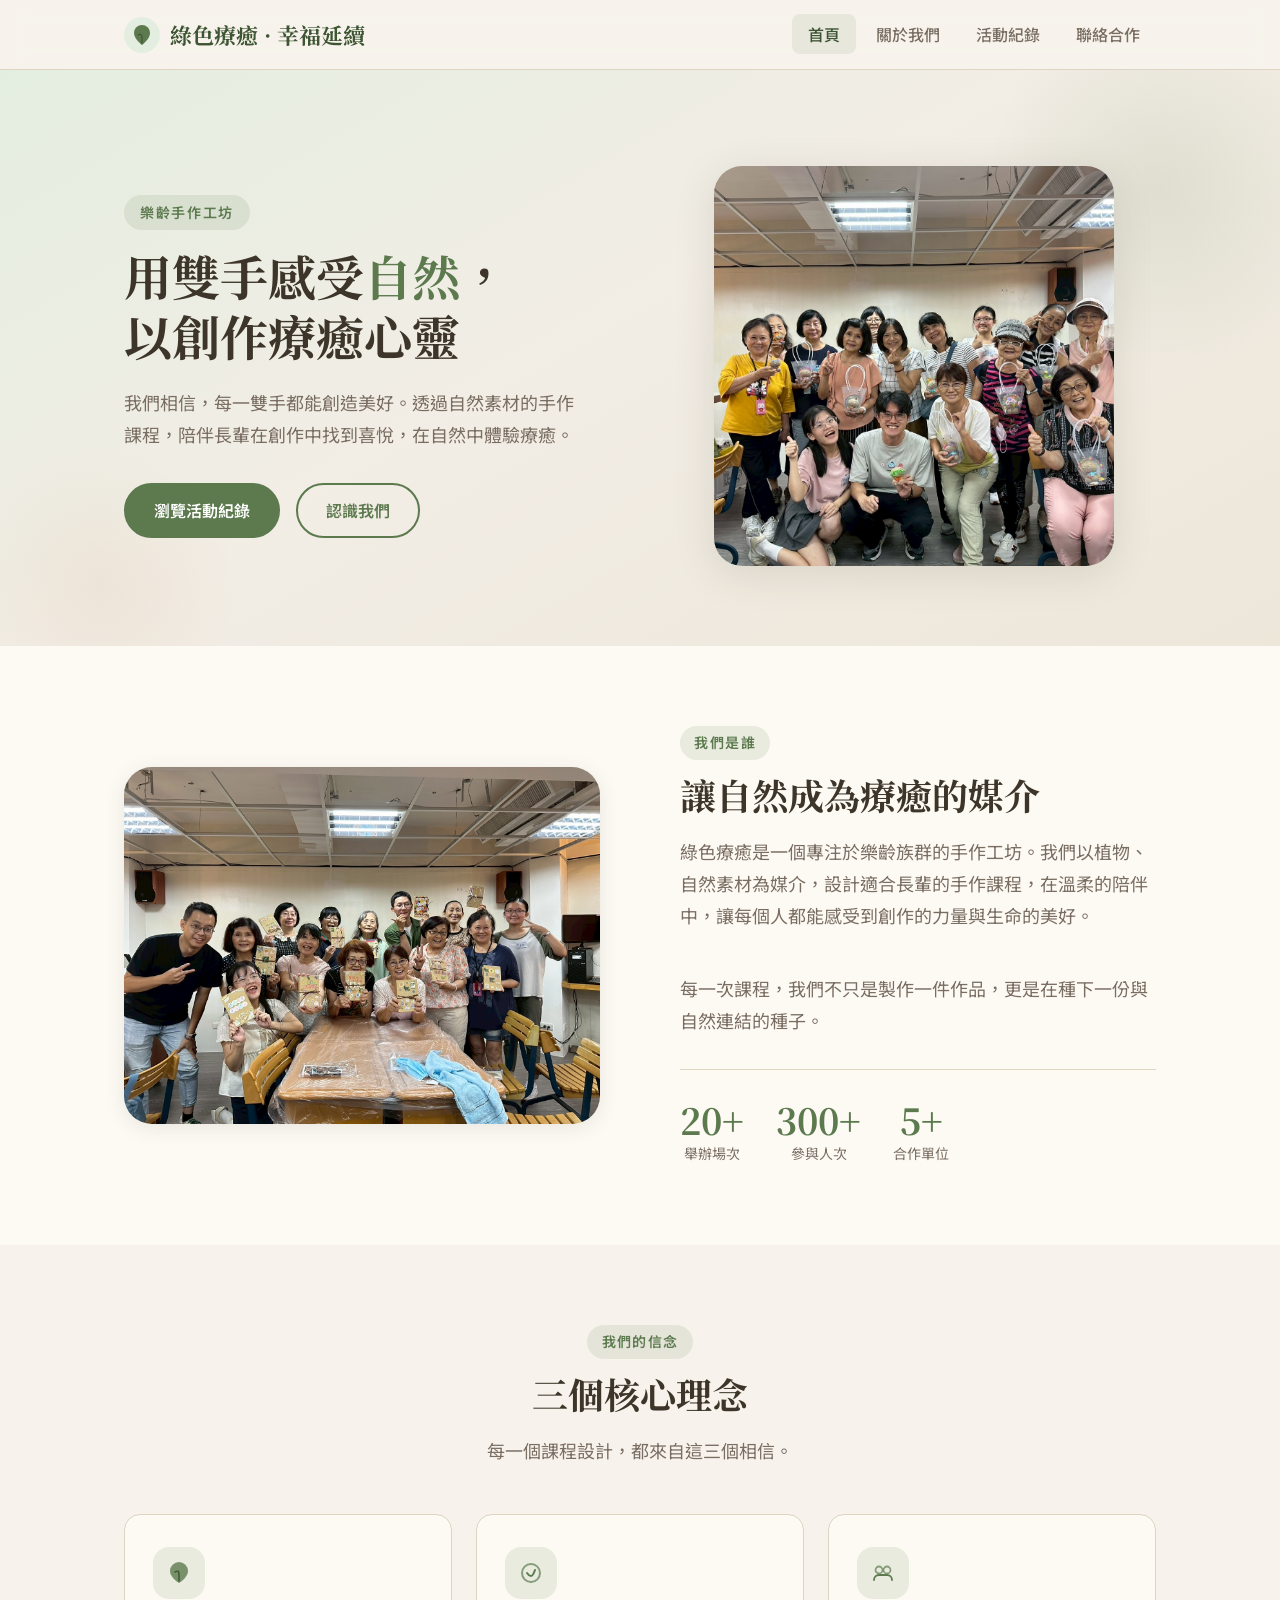
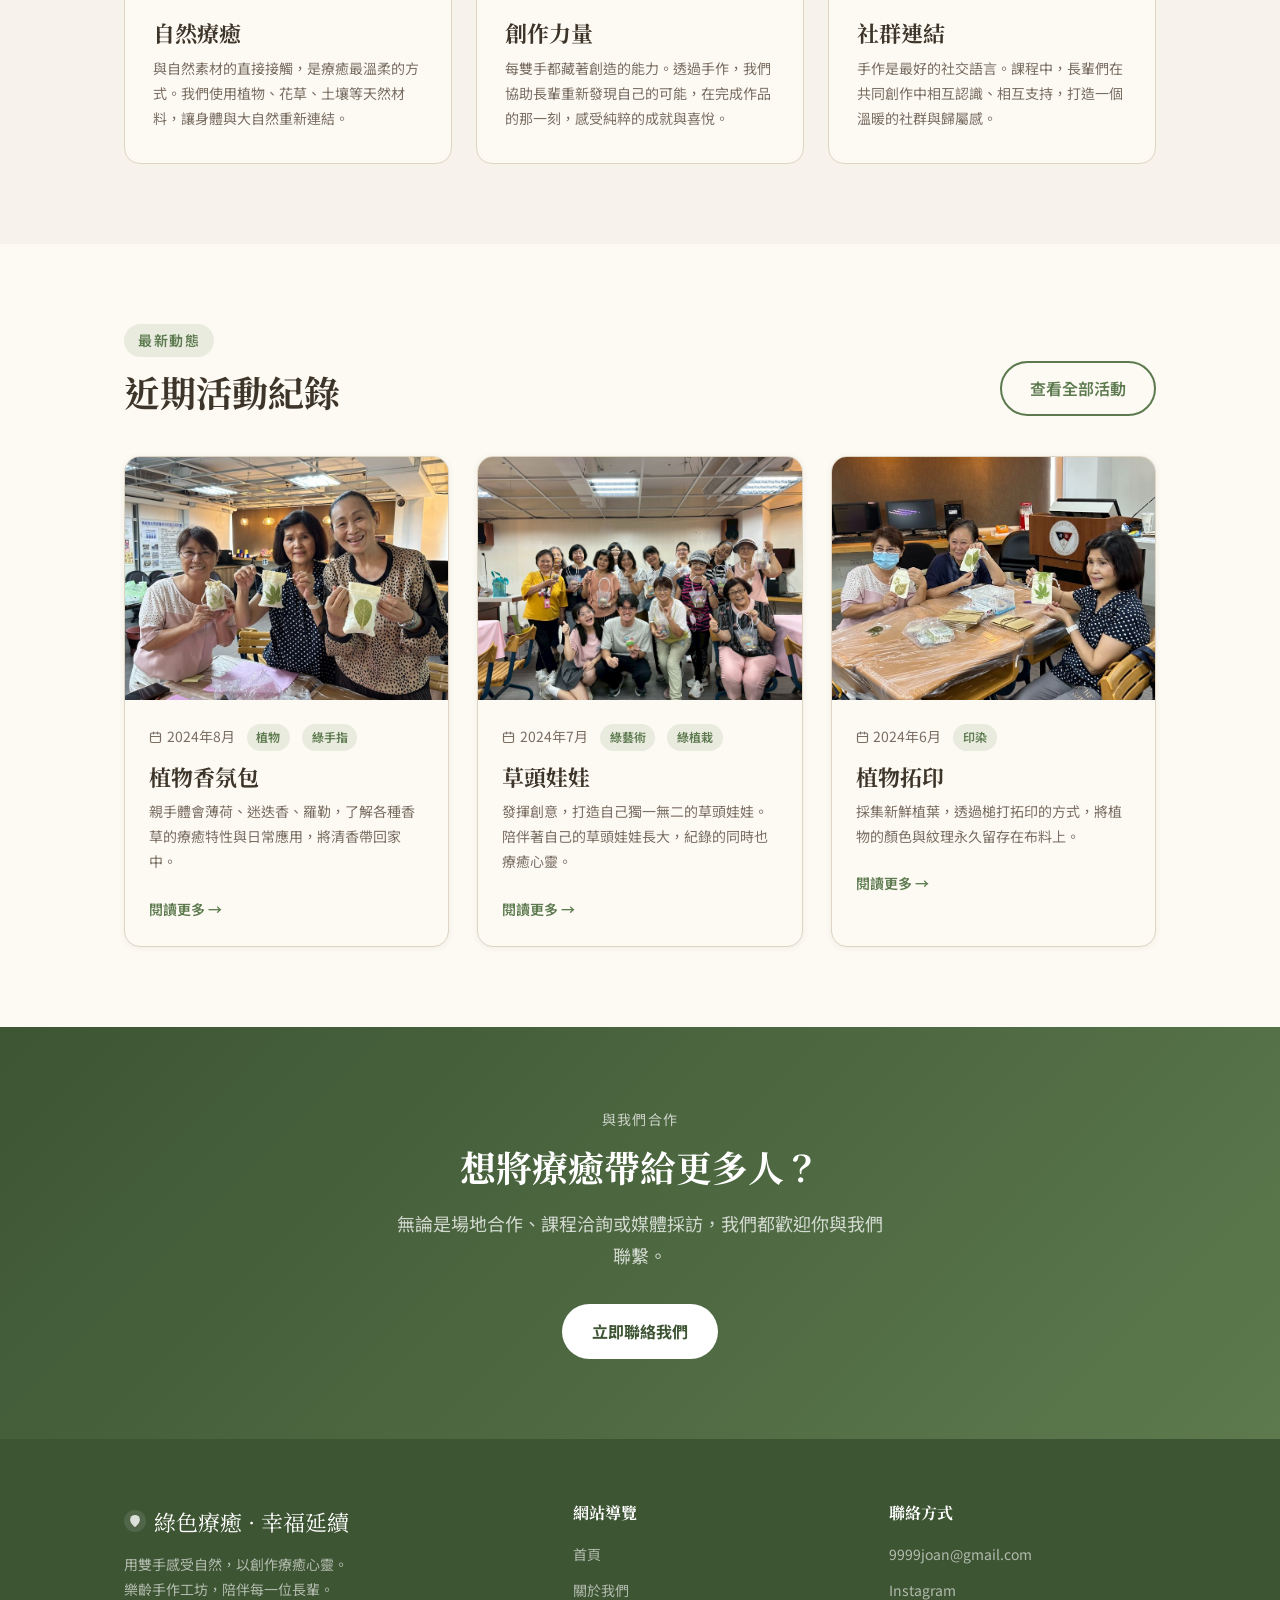
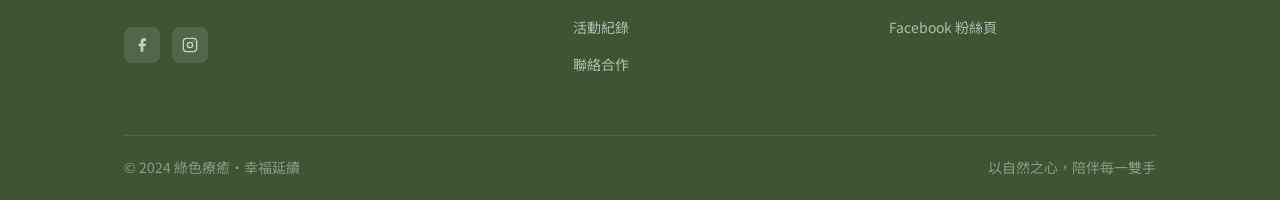
<file: index.html>
<!DOCTYPE html>
<html lang="zh-Hant">
<head>
  <meta charset="UTF-8" />
  <meta name="viewport" content="width=device-width, initial-scale=1.0" />
  <title>綠色療癒 · 幸福延續</title>
  <meta name="description" content="用雙手感受自然，以創作療癒心靈。我們透過自然素材的樂齡手作課程，陪伴長輩在創作中找到喜悅。" />
  <link rel="preconnect" href="https://fonts.googleapis.com" />
  <link rel="preconnect" href="https://fonts.gstatic.com" crossorigin />
  <link href="https://fonts.googleapis.com/css2?family=Noto+Sans+TC:wght@400;500;600&family=Noto+Serif+TC:wght@400;700&display=swap" rel="stylesheet" />
  <link rel="stylesheet" href="css/style.css" />
</head>
<body>

  <!-- ====== NAVBAR ====== -->
  <header class="navbar">
    <div class="container">
      <nav class="navbar-inner">
        <a href="index.html" class="navbar-brand">
          <svg class="navbar-brand-icon" viewBox="0 0 36 36" fill="none" xmlns="http://www.w3.org/2000/svg">
            <circle cx="18" cy="18" r="18" fill="#E4EEE0"/>
            <path d="M18 28C18 28 10 22 10 16a8 8 0 0 1 8-8 8 8 0 0 1 8 8c0 6-8 12-8 12z" fill="#5C7A4E"/>
            <path d="M18 20v6M14 18c2-1 4-1 4 2" stroke="#3E5534" stroke-width="1.2" stroke-linecap="round"/>
          </svg>
          綠色療癒 · 幸福延續
        </a>

        <ul class="navbar-links">
          <li><a href="index.html">首頁</a></li>
          <li><a href="about.html">關於我們</a></li>
          <li><a href="activities.html">活動紀錄</a></li>
          <li><a href="contact.html">聯絡合作</a></li>
        </ul>

        <button class="hamburger" id="hamburger" aria-label="開啟選單" aria-expanded="false">
          <span></span><span></span><span></span>
        </button>
      </nav>

      <nav class="mobile-nav" id="mobileNav">
        <a href="index.html">首頁</a>
        <a href="about.html">關於我們</a>
        <a href="activities.html">活動紀錄</a>
        <a href="contact.html">聯絡合作</a>
      </nav>
    </div>
  </header>

  <main>

    <!-- ====== HERO ====== -->
    <section class="hero">
      <div class="container">
        <div class="hero-inner">
          <div class="hero-content">
            <span class="hero-eyebrow">樂齡手作工坊</span>
            <h1>用雙手感受<em>自然</em>，<br>以創作療癒心靈</h1>
            <p class="hero-desc">
              我們相信，每一雙手都能創造美好。透過自然素材的手作課程，陪伴長輩在創作中找到喜悅，在自然中體驗療癒。
            </p>
            <div class="hero-actions">
              <a href="activities.html" class="btn btn-primary">瀏覽活動紀錄</a>
              <a href="about.html" class="btn btn-outline">認識我們</a>
            </div>
          </div>

          <div class="hero-visual">
            <div class="hero-illustration">
              <!-- 主視覺照片 -->
              <img src="images/hero-main.jpg" alt="綠色療癒手作活動" />
            </div>
          </div>
        </div>
      </div>
    </section>

    <!-- ====== INTRO ====== -->
    <section class="section intro-section">
      <div class="container">
        <div class="intro-inner">
          <div class="intro-image">
            <!-- 我們是誰 -->
            <img src="images/about-intro.jpg" alt="工坊環境" />
            <!-- <svg width="64" height="64" viewBox="0 0 64 64" fill="none">
              <path d="M32 56C32 56 12 44 12 30a20 20 0 0 1 20-20 20 20 0 0 1 20 20c0 14-20 26-20 26z" fill="currentColor" opacity="0.35"/>
            </svg> -->
          </div>
          <div class="intro-content">
            <span class="section-label">我們是誰</span>
            <h2 class="section-title">讓自然成為療癒的媒介</h2>
            <p class="section-desc">
              綠色療癒是一個專注於樂齡族群的手作工坊。我們以植物、自然素材為媒介，設計適合長輩的手作課程，在溫柔的陪伴中，讓每個人都能感受到創作的力量與生命的美好。
            </p>
            <p class="section-desc" style="margin-bottom: 0;">
              每一次課程，我們不只是製作一件作品，更是在種下一份與自然連結的種子。
            </p>
            <div class="intro-stats">
              <div class="stat-item">
                <div class="stat-number">20+</div>
                <div class="stat-label">舉辦場次</div>
              </div>
              <div class="stat-item">
                <div class="stat-number">300+</div>
                <div class="stat-label">參與人次</div>
              </div>
              <div class="stat-item">
                <div class="stat-number">5+</div>
                <div class="stat-label">合作單位</div>
              </div>
            </div>
          </div>
        </div>
      </div>
    </section>

    <!-- ====== VALUES ====== -->
    <section class="section values-section">
      <div class="container">
        <div class="text-center">
          <span class="section-label">我們的信念</span>
          <h2 class="section-title">三個核心理念</h2>
          <p class="section-desc">每一個課程設計，都來自這三個相信。</p>
        </div>
        <div class="values-grid">
          <div class="value-card">
            <div class="value-icon">
              <svg width="26" height="26" viewBox="0 0 26 26" fill="none">
                <path d="M13 23C13 23 4 17.5 4 11a9 9 0 0 1 9-9 9 9 0 0 1 9 9c0 6.5-9 12-9 12z" fill="currentColor" opacity="0.8"/>
                <path d="M13 15v6M9 12c3-1.5 4-1.5 4 3" stroke="#3E5534" stroke-width="1.5" stroke-linecap="round"/>
              </svg>
            </div>
            <h4>自然療癒</h4>
            <p>與自然素材的直接接觸，是療癒最溫柔的方式。我們使用植物、花草、土壤等天然材料，讓身體與大自然重新連結。</p>
          </div>
          <div class="value-card">
            <div class="value-icon">
              <svg width="26" height="26" viewBox="0 0 26 26" fill="none">
                <circle cx="13" cy="13" r="9" stroke="currentColor" stroke-width="2" opacity="0.7"/>
                <path d="M9 13c0 0 2 3 4 3s4-6 4-6" stroke="currentColor" stroke-width="2" stroke-linecap="round" stroke-linejoin="round"/>
              </svg>
            </div>
            <h4>創作力量</h4>
            <p>每雙手都藏著創造的能力。透過手作，我們協助長輩重新發現自己的可能，在完成作品的那一刻，感受純粹的成就與喜悅。</p>
          </div>
          <div class="value-card">
            <div class="value-icon">
              <svg width="26" height="26" viewBox="0 0 26 26" fill="none">
                <circle cx="9" cy="10" r="3.5" stroke="currentColor" stroke-width="1.8" opacity="0.7"/>
                <circle cx="17" cy="10" r="3.5" stroke="currentColor" stroke-width="1.8" opacity="0.7"/>
                <path d="M4 20c0-3 2.2-5 5-5h8c2.8 0 5 2 5 5" stroke="currentColor" stroke-width="1.8" stroke-linecap="round"/>
              </svg>
            </div>
            <h4>社群連結</h4>
            <p>手作是最好的社交語言。課程中，長輩們在共同創作中相互認識、相互支持，打造一個溫暖的社群與歸屬感。</p>
          </div>
        </div>
      </div>
    </section>

    <!-- ====== RECENT ACTIVITIES ====== -->
    <section class="section" style="background-color: var(--clr-surface);">
      <div class="container">
        <div style="display:flex; justify-content:space-between; align-items:flex-end; margin-bottom:2.5rem; flex-wrap:wrap; gap:1rem;">
          <div>
            <span class="section-label">最新動態</span>
            <h2 class="section-title" style="margin-bottom:0;">近期活動紀錄</h2>
          </div>
          <a href="activities.html" class="btn btn-outline">查看全部活動</a>
        </div>

        <div class="grid-3">

          <article class="card">
            <div class="card-image">
              <img src="images/act1.jpg" alt="植物香氛包" />
            </div>
            <div class="card-body">
              <div class="card-meta">
                <span class="card-date">
                  <svg width="13" height="13" viewBox="0 0 13 13" fill="none"><rect x="1.5" y="2" width="10" height="9.5" rx="1.5" stroke="#7A6E63" stroke-width="1.2"/><path d="M4.5 1v2M8.5 1v2M1.5 5.5h10" stroke="#7A6E63" stroke-width="1.2" stroke-linecap="round"/></svg>
                  2024年8月
                </span>
                <span class="card-tag">植物</span>
                <span class="card-tag">綠手指</span>
              </div>
              <h3>植物香氛包</h3>
              <p>親手體會薄荷、迷迭香、羅勒，了解各種香草的療癒特性與日常應用，將清香帶回家中。</p>
              <a href="activities.html" class="card-link">閱讀更多 →</a>
            </div>
          </article>

          <article class="card">
            <div class="card-image">
              <img src="images/act2.jpg" alt="草頭娃娃DIY" />
            </div>
            <div class="card-body">
              <div class="card-meta">
                <span class="card-date">
                  <svg width="13" height="13" viewBox="0 0 13 13" fill="none"><rect x="1.5" y="2" width="10" height="9.5" rx="1.5" stroke="#7A6E63" stroke-width="1.2"/><path d="M4.5 1v2M8.5 1v2M1.5 5.5h10" stroke="#7A6E63" stroke-width="1.2" stroke-linecap="round"/></svg>
                  2024年7月
                </span>
                <span class="card-tag">綠藝術</span>
                <span class="card-tag">綠植栽</span>
              </div>
              <h3>草頭娃娃</h3>
              <p>發揮創意，打造自己獨一無二的草頭娃娃。陪伴著自己的草頭娃娃長大，紀錄的同時也療癒心靈。</p>
              <a href="activities.html" class="card-link">閱讀更多 →</a>
            </div>
          </article>

          <article class="card">
            <div class="card-image">
              <img src="images/act3.jpg" alt="植物拓印" />
            </div>
            <div class="card-body">
              <div class="card-meta">
                <span class="card-date">
                  <svg width="13" height="13" viewBox="0 0 13 13" fill="none"><rect x="1.5" y="2" width="10" height="9.5" rx="1.5" stroke="#7A6E63" stroke-width="1.2"/><path d="M4.5 1v2M8.5 1v2M1.5 5.5h10" stroke="#7A6E63" stroke-width="1.2" stroke-linecap="round"/></svg>
                  2024年6月
                </span>
                <span class="card-tag">印染</span>
              </div>
              <h3>植物拓印</h3>
              <p>採集新鮮植葉，透過槌打拓印的方式，將植物的顏色與紋理永久留存在布料上。</p>
              <a href="activities.html" class="card-link">閱讀更多 →</a>
            </div>
          </article>

        </div>
      </div>
    </section>

    <!-- ====== CTA ====== -->
    <section class="section" style="background: linear-gradient(135deg, #3E5534, #5C7A4E); text-align:center;">
      <div class="container">
        <p style="color:rgba(255,255,255,0.7); font-size:var(--fs-sm); letter-spacing:0.1em; text-transform:uppercase; margin-bottom:0.75rem;">與我們合作</p>
        <h2 style="color:#fff; margin-bottom:1rem;">想將療癒帶給更多人？</h2>
        <p style="color:rgba(255,255,255,0.75); font-size:var(--fs-lg); max-width:500px; margin:0 auto 2rem;">無論是場地合作、課程洽詢或媒體採訪，我們都歡迎你與我們聯繫。</p>
        <a href="contact.html" class="btn" style="background:#fff; color:var(--clr-primary-dk); font-weight:700;">立即聯絡我們</a>
      </div>
    </section>

  </main>

  <!-- ====== FOOTER ====== -->
  <footer>
    <div class="container">
      <div class="footer-main">
        <div>
          <div class="footer-brand-name">
            <svg width="22" height="22" viewBox="0 0 36 36" fill="none">
              <circle cx="18" cy="18" r="18" fill="rgba(255,255,255,0.1)"/>
              <path d="M18 28C18 28 10 22 10 16a8 8 0 0 1 8-8 8 8 0 0 1 8 8c0 6-8 12-8 12z" fill="rgba(255,255,255,0.8)"/>
            </svg>
            綠色療癒 · 幸福延續
          </div>
          <p class="footer-desc">用雙手感受自然，以創作療癒心靈。<br>樂齡手作工坊，陪伴每一位長輩。</p>
          <div class="footer-social">
            <!-- 請替換為實際社群連結 -->
            <a href="https://www.facebook.com/share/1EkGD4qoHv/" aria-label="Facebook">
              <svg width="16" height="16" viewBox="0 0 24 24" fill="currentColor"><path d="M18 2h-3a5 5 0 0 0-5 5v3H7v4h3v8h4v-8h3l1-4h-4V7a1 1 0 0 1 1-1h3z"/></svg>
            </a>
            <a href="https://www.instagram.com/ssworldofart?igsi=MXh5bmFrZmYxYjNwaQ==" aria-label="Instagram">
              <svg width="16" height="16" viewBox="0 0 24 24" fill="none" stroke="currentColor" stroke-width="2"><rect x="2" y="2" width="20" height="20" rx="5"/><circle cx="12" cy="12" r="4"/><circle cx="17.5" cy="6.5" r="1" fill="currentColor" stroke="none"/></svg>
            </a>
            <!-- <a href="#" aria-label="LINE">
              <svg width="16" height="16" viewBox="0 0 24 24" fill="currentColor"><path d="M19.365 9.863c.349 0 .63.285.63.631 0 .345-.281.63-.63.63H17.61v1.125h1.755c.349 0 .63.283.63.63 0 .344-.281.629-.63.629h-2.386c-.345 0-.627-.285-.627-.629V8.108c0-.345.282-.63.63-.63h2.386c.346 0 .627.285.627.63 0 .349-.281.63-.63.63H17.61v1.125h1.755zm-3.855 3.016c0 .27-.174.51-.432.596-.064.021-.133.031-.199.031-.211 0-.391-.09-.51-.25l-2.443-3.317v2.94c0 .344-.279.629-.631.629-.346 0-.626-.285-.626-.629V8.108c0-.27.173-.51.43-.595.06-.023.136-.033.194-.033.195 0 .375.104.495.254l2.462 3.33V8.108c0-.345.282-.63.63-.63.345 0 .63.285.63.63v4.771zm-5.741 0c0 .344-.282.629-.631.629-.345 0-.627-.285-.627-.629V8.108c0-.345.282-.63.627-.63.349 0 .631.285.631.63v4.771zm-2.466.629H4.917c-.345 0-.63-.285-.63-.629V8.108c0-.345.285-.63.63-.63.348 0 .63.285.63.63v4.141h1.756c.348 0 .629.283.629.63 0 .344-.281.629-.629.629M24 10.314C24 4.943 18.615.572 12 .572S0 4.943 0 10.314c0 4.811 4.27 8.842 10.035 9.608.391.082.923.258 1.058.59.12.301.079.766.038 1.08l-.164 1.02c-.045.301-.24 1.186 1.049.645 1.291-.539 6.916-4.078 9.436-6.975C23.176 14.393 24 12.458 24 10.314"/></svg>
            </a> -->
          </div>
        </div>

        <div class="footer-col">
          <h4>網站導覽</h4>
          <ul>
            <li><a href="index.html">首頁</a></li>
            <li><a href="about.html">關於我們</a></li>
            <li><a href="activities.html">活動紀錄</a></li>
            <li><a href="contact.html">聯絡合作</a></li>
          </ul>
        </div>

        <div class="footer-col">
          <h4>聯絡方式</h4>
          <ul>
            <li><a href="mailto:9999joan@gmail.com">9999joan@gmail.com</a></li>
            <li><a href="https://www.instagram.com/ssworldofart?igsi=MXh5bmFrZmYxYjNwaQ==">Instagram</a></li>
            <li><a href="https://www.facebook.com/share/1EkGD4qoHv/">Facebook 粉絲頁</a></li>
          </ul>
        </div>
      </div>

      <div class="footer-bottom">
        <span>© 2024 綠色療癒・幸福延續</span>
        <span>以自然之心，陪伴每一雙手</span>
      </div>
    </div>
  </footer>

  <script src="js/main.js"></script>
</body>
</html>
</file>
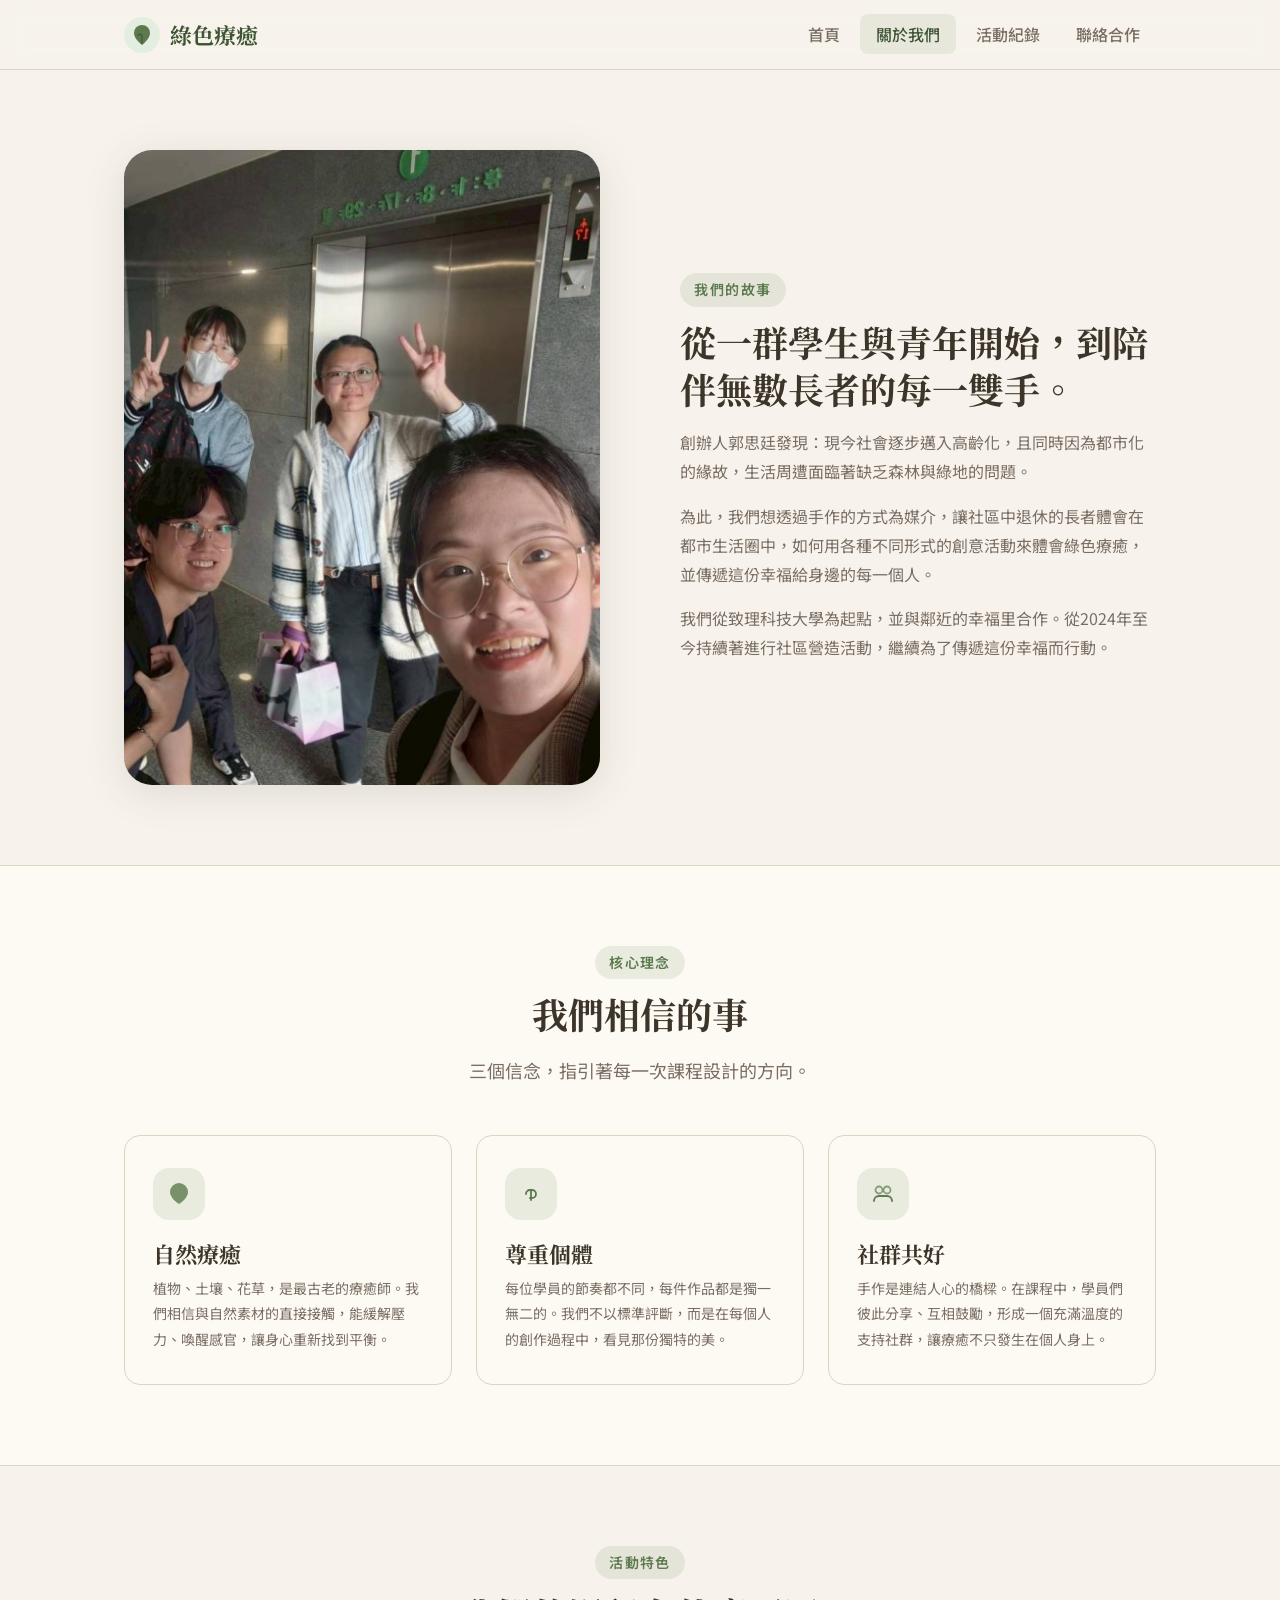
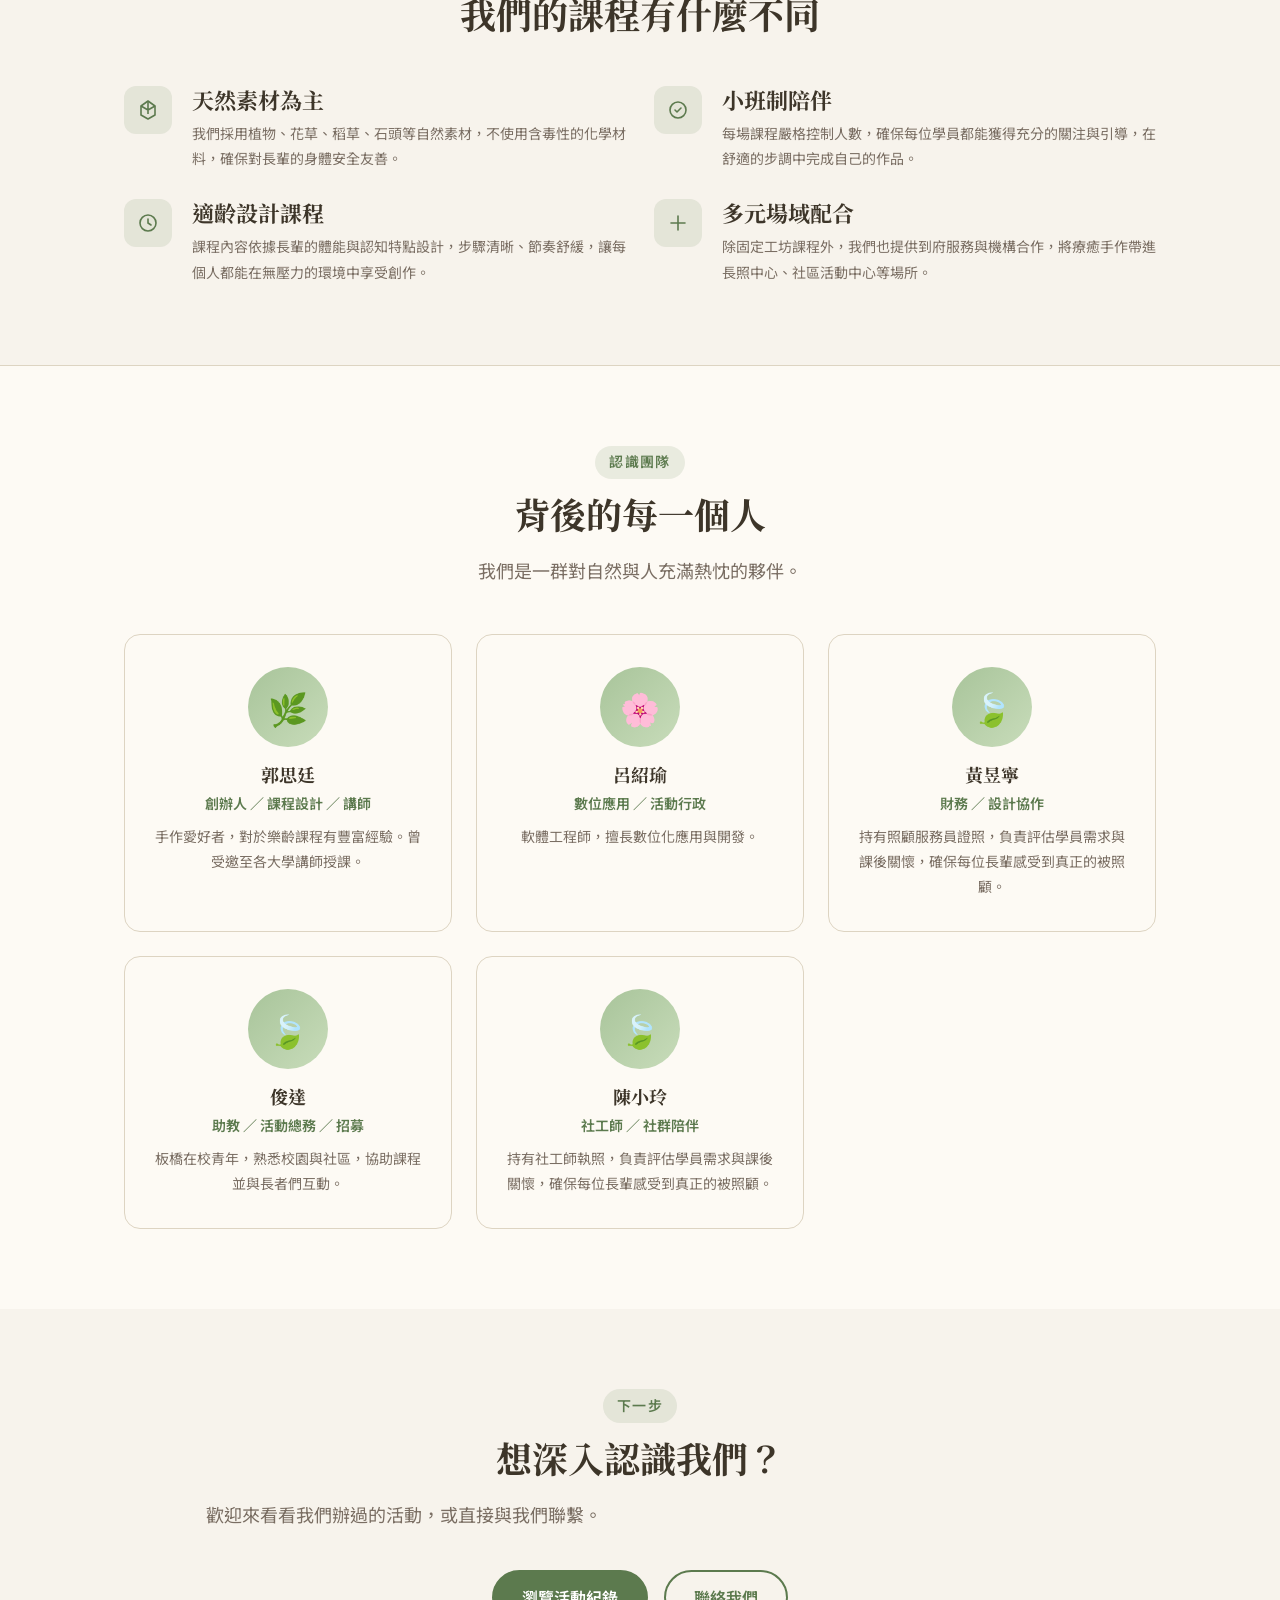
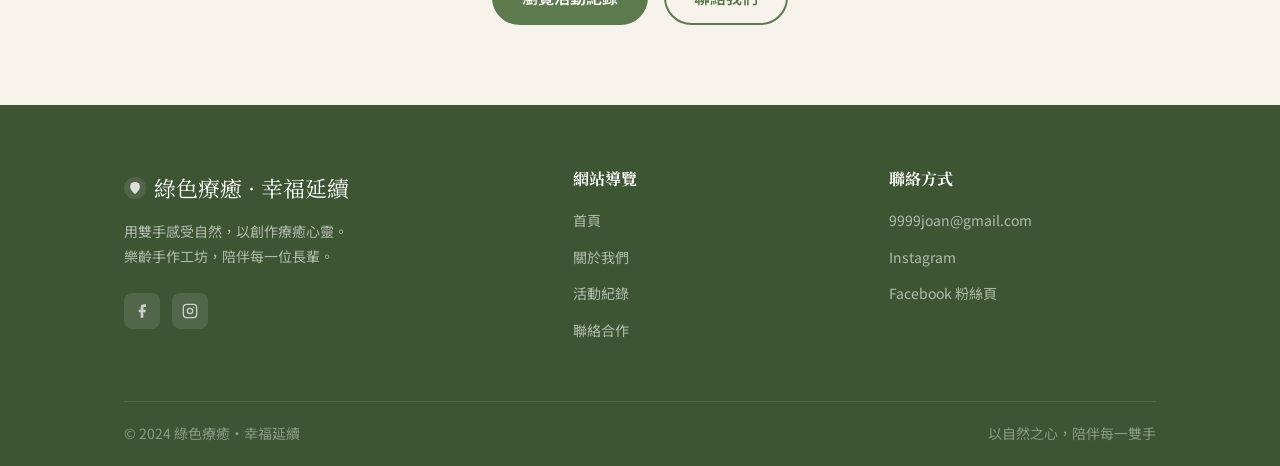
<file: about.html>
<!DOCTYPE html>
<html lang="zh-Hant">
<head>
  <meta charset="UTF-8" />
  <meta name="viewport" content="width=device-width, initial-scale=1.0" />
  <title>關於我們 · 綠色療癒</title>
  <meta name="description" content="了解綠色療癒的故事、核心理念與團隊成員，我們如何以手作連結自然與人。" />
  <link rel="preconnect" href="https://fonts.googleapis.com" />
  <link rel="preconnect" href="https://fonts.gstatic.com" crossorigin />
  <link href="https://fonts.googleapis.com/css2?family=Noto+Sans+TC:wght@400;500;600&family=Noto+Serif+TC:wght@400;700&display=swap" rel="stylesheet" />
  <link rel="stylesheet" href="css/style.css" />
</head>
<body>

  <!-- ====== NAVBAR ====== -->
  <header class="navbar">
    <div class="container">
      <nav class="navbar-inner">
        <a href="index.html" class="navbar-brand">
          <svg class="navbar-brand-icon" viewBox="0 0 36 36" fill="none">
            <circle cx="18" cy="18" r="18" fill="#E4EEE0"/>
            <path d="M18 28C18 28 10 22 10 16a8 8 0 0 1 8-8 8 8 0 0 1 8 8c0 6-8 12-8 12z" fill="#5C7A4E"/>
            <path d="M18 20v6M14 18c2-1 4-1 4 2" stroke="#3E5534" stroke-width="1.2" stroke-linecap="round"/>
          </svg>
          綠色療癒
        </a>
        <ul class="navbar-links">
          <li><a href="index.html">首頁</a></li>
          <li><a href="about.html">關於我們</a></li>
          <li><a href="activities.html">活動紀錄</a></li>
          <li><a href="contact.html">聯絡合作</a></li>
        </ul>
        <button class="hamburger" id="hamburger" aria-label="開啟選單" aria-expanded="false">
          <span></span><span></span><span></span>
        </button>
      </nav>
      <nav class="mobile-nav" id="mobileNav">
        <a href="index.html">首頁</a>
        <a href="about.html">關於我們</a>
        <a href="activities.html">活動紀錄</a>
        <a href="contact.html">聯絡合作</a>
      </nav>
    </div>
  </header>

  <main>

    <!-- ====== PAGE HERO ====== -->
    <!-- <section class="page-hero">
      <div class="container">
        <span class="section-label">關於我們</span>
        <h1>從一群學生與青年開始，到陪伴無數長者的每一雙手。</h1>
        <p>從一群學生與青年開始，到陪伴無數長者的每一雙手。</p>
      </div>
    </section> -->

    <!-- ====== STORY ====== -->
    <section class="section">
      <div class="container">
        <div class="about-story">
          <div class="about-image">
            <!-- 請替換為實際照片 -->
            <img src="images/about-story.jpg" alt="工坊故事" />
            <!-- <svg width="72" height="72" viewBox="0 0 72 72" fill="none">
              <path d="M36 60C36 60 16 48 16 34a20 20 0 0 1 20-20 20 20 0 0 1 20 20c0 14-20 26-20 26z" fill="currentColor" opacity="0.25"/>
            </svg> -->
          </div>
          <div>
            <span class="section-label">我們的故事</span>
            <h2 class="section-title">從一群學生與青年開始，到陪伴無數長者的每一雙手。</h2>
            <p style="margin-bottom:1rem;">
              創辦人郭思廷發現：現今社會逐步邁入高齡化，且同時因為都市化的緣故，生活周遭面臨著缺乏森林與綠地的問題。
            </p>
            <p style="margin-bottom:1rem;">
              為此，我們想透過手作的方式為媒介，讓社區中退休的長者體會在都市生活圈中，如何用各種不同形式的創意活動來體會綠色療癒，並傳遞這份幸福給身邊的每一個人。
            </p>
            <p>
              我們從致理科技大學為起點，並與鄰近的幸福里合作。從2024年至今持續著進行社區營造活動，繼續為了傳遞這份幸福而行動。
            </p>
          </div>
        </div>
      </div>
    </section>

    <div class="divider"></div>

    <!-- ====== MISSION ====== -->
    <section class="section" style="background-color:var(--clr-surface);">
      <div class="container">
        <div class="text-center" style="margin-bottom:3rem;">
          <span class="section-label">核心理念</span>
          <h2 class="section-title">我們相信的事</h2>
          <p class="section-desc">三個信念，指引著每一次課程設計的方向。</p>
        </div>
        <div class="values-grid">
          <div class="value-card">
            <div class="value-icon">
              <svg width="26" height="26" viewBox="0 0 26 26" fill="none">
                <path d="M13 23C13 23 4 17.5 4 11a9 9 0 0 1 9-9 9 9 0 0 1 9 9c0 6.5-9 12-9 12z" fill="currentColor" opacity="0.8"/>
              </svg>
            </div>
            <h4>自然療癒</h4>
            <p>植物、土壤、花草，是最古老的療癒師。我們相信與自然素材的直接接觸，能緩解壓力、喚醒感官，讓身心重新找到平衡。</p>
          </div>
          <div class="value-card">
            <div class="value-icon">
              <svg width="26" height="26" viewBox="0 0 26 26" fill="none">
                <path d="M8 13c0-2.2 1.8-4 4-4h2a4 4 0 0 1 0 8h-2" stroke="currentColor" stroke-width="1.8" stroke-linecap="round"/>
                <path d="M13 9v10" stroke="currentColor" stroke-width="1.8" stroke-linecap="round"/>
              </svg>
            </div>
            <h4>尊重個體</h4>
            <p>每位學員的節奏都不同，每件作品都是獨一無二的。我們不以標準評斷，而是在每個人的創作過程中，看見那份獨特的美。</p>
          </div>
          <div class="value-card">
            <div class="value-icon">
              <svg width="26" height="26" viewBox="0 0 26 26" fill="none">
                <circle cx="9" cy="9" r="3.5" stroke="currentColor" stroke-width="1.8" opacity="0.7"/>
                <circle cx="17" cy="9" r="3.5" stroke="currentColor" stroke-width="1.8" opacity="0.7"/>
                <path d="M4 20c0-3 2.2-5 5-5h8c2.8 0 5 2 5 5" stroke="currentColor" stroke-width="1.8" stroke-linecap="round"/>
              </svg>
            </div>
            <h4>社群共好</h4>
            <p>手作是連結人心的橋樑。在課程中，學員們彼此分享、互相鼓勵，形成一個充滿溫度的支持社群，讓療癒不只發生在個人身上。</p>
          </div>
        </div>
      </div>
    </section>

    <div class="divider"></div>

    <!-- ====== FEATURES ====== -->
    <section class="section">
      <div class="container">
        <div class="text-center" style="margin-bottom:3rem;">
          <span class="section-label">活動特色</span>
          <h2 class="section-title">我們的課程有什麼不同</h2>
        </div>
        <div class="grid-2">
          <div style="display:flex; gap:1.25rem; align-items:flex-start;">
            <div style="width:48px; height:48px; background:rgba(92,122,78,0.12); border-radius:12px; display:flex; align-items:center; justify-content:center; flex-shrink:0; color:var(--clr-primary);">
              <svg width="22" height="22" viewBox="0 0 22 22" fill="none"><path d="M11 2L4 7v9l7 4 7-4V7L11 2z" stroke="currentColor" stroke-width="1.6" stroke-linejoin="round"/><path d="M11 2v13M4 7l7 4 7-4" stroke="currentColor" stroke-width="1.6" stroke-linejoin="round"/></svg>
            </div>
            <div>
              <h4 style="margin-bottom:0.4rem;">天然素材為主</h4>
              <p style="font-size:var(--fs-sm);">我們採用植物、花草、稻草、石頭等自然素材，不使用含毒性的化學材料，確保對長輩的身體安全友善。</p>
            </div>
          </div>
          <div style="display:flex; gap:1.25rem; align-items:flex-start;">
            <div style="width:48px; height:48px; background:rgba(92,122,78,0.12); border-radius:12px; display:flex; align-items:center; justify-content:center; flex-shrink:0; color:var(--clr-primary);">
              <svg width="22" height="22" viewBox="0 0 22 22" fill="none"><circle cx="11" cy="11" r="8" stroke="currentColor" stroke-width="1.6"/><path d="M8 11l2 2 4-4" stroke="currentColor" stroke-width="1.6" stroke-linecap="round" stroke-linejoin="round"/></svg>
            </div>
            <div>
              <h4 style="margin-bottom:0.4rem;">小班制陪伴</h4>
              <p style="font-size:var(--fs-sm);">每場課程嚴格控制人數，確保每位學員都能獲得充分的關注與引導，在舒適的步調中完成自己的作品。</p>
            </div>
          </div>
          <div style="display:flex; gap:1.25rem; align-items:flex-start;">
            <div style="width:48px; height:48px; background:rgba(92,122,78,0.12); border-radius:12px; display:flex; align-items:center; justify-content:center; flex-shrink:0; color:var(--clr-primary);">
              <svg width="22" height="22" viewBox="0 0 22 22" fill="none"><path d="M11 3a8 8 0 1 0 0 16A8 8 0 0 0 11 3z" stroke="currentColor" stroke-width="1.6"/><path d="M11 7v4l3 2" stroke="currentColor" stroke-width="1.6" stroke-linecap="round"/></svg>
            </div>
            <div>
              <h4 style="margin-bottom:0.4rem;">適齡設計課程</h4>
              <p style="font-size:var(--fs-sm);">課程內容依據長輩的體能與認知特點設計，步驟清晰、節奏舒緩，讓每個人都能在無壓力的環境中享受創作。</p>
            </div>
          </div>
          <div style="display:flex; gap:1.25rem; align-items:flex-start;">
            <div style="width:48px; height:48px; background:rgba(92,122,78,0.12); border-radius:12px; display:flex; align-items:center; justify-content:center; flex-shrink:0; color:var(--clr-primary);">
              <svg width="22" height="22" viewBox="0 0 22 22" fill="none"><path d="M4 11h14M11 4v14" stroke="currentColor" stroke-width="1.6" stroke-linecap="round"/></svg>
            </div>
            <div>
              <h4 style="margin-bottom:0.4rem;">多元場域配合</h4>
              <p style="font-size:var(--fs-sm);">除固定工坊課程外，我們也提供到府服務與機構合作，將療癒手作帶進長照中心、社區活動中心等場所。</p>
            </div>
          </div>
        </div>
      </div>
    </section>

    <div class="divider"></div>

    <!-- ====== TEAM ====== -->
    <section class="section" style="background-color:var(--clr-surface);">
      <div class="container">
        <div class="text-center" style="margin-bottom:3rem;">
          <span class="section-label">認識團隊</span>
          <h2 class="section-title">背後的每一個人</h2>
          <p class="section-desc">我們是一群對自然與人充滿熱忱的夥伴。</p>
        </div>
        <div class="team-grid">

          <div class="team-card">
            <div class="team-avatar">
              <!-- <img src="images/team-01.jpg" alt="創辦人" /> -->
              🌿
            </div>
            <h4>郭思廷</h4>
            <p class="role">創辦人 ／ 課程設計 ／ 講師</p>
            <p>手作愛好者，對於樂齡課程有豐富經驗。曾受邀至各大學講師授課。</p>
          </div>

          <div class="team-card">
            <div class="team-avatar">
              <!-- <img src="images/team-02.jpg" alt="手作講師" /> -->
              🌸
            </div>
            <h4>呂紹瑜</h4>
            <p class="role">數位應用 ／ 活動行政</p>
            <p>軟體工程師，擅長數位化應用與開發。</p>
          </div>

          <div class="team-card">
            <div class="team-avatar">
              <!-- <img src="images/team-03.jpg" alt="社工師" /> -->
              🍃
            </div>
            <h4>黃昱寧</h4>
            <p class="role">財務 ／ 設計協作</p>
            <p>持有照顧服務員證照，負責評估學員需求與課後關懷，確保每位長輩感受到真正的被照顧。</p>
          </div>

          <div class="team-card">
            <div class="team-avatar">
              <!-- <img src="images/team-03.jpg" alt="社工師" /> -->
              🍃
            </div>
            <h4>俊達</h4>
            <p class="role">助教 ／ 活動總務 ／ 招募</p>
            <p>板橋在校青年，熟悉校園與社區，協助課程並與長者們互動。</p>
          </div>

          <div class="team-card">
            <div class="team-avatar">
              <!-- <img src="images/team-03.jpg" alt="社工師" /> -->
              🍃
            </div>
            <h4>陳小玲</h4>
            <p class="role">社工師 ／ 社群陪伴</p>
            <p>持有社工師執照，負責評估學員需求與課後關懷，確保每位長輩感受到真正的被照顧。</p>
          </div>
        </div>
      </div>
    </section>

    <!-- ====== CTA ====== -->
    <section class="section" style="text-align:center;">
      <div class="container">
        <span class="section-label">下一步</span>
        <h2 class="section-title">想深入認識我們？</h2>
        <p class="section-desc">歡迎來看看我們辦過的活動，或直接與我們聯繫。</p>
        <div style="display:flex; gap:1rem; justify-content:center; flex-wrap:wrap;">
          <a href="activities.html" class="btn btn-primary">瀏覽活動紀錄</a>
          <a href="contact.html" class="btn btn-outline">聯絡我們</a>
        </div>
      </div>
    </section>

  </main>

  <!-- ====== FOOTER ====== -->
  <footer>
    <div class="container">
      <div class="footer-main">
        <div>
          <div class="footer-brand-name">
            <svg width="22" height="22" viewBox="0 0 36 36" fill="none">
              <circle cx="18" cy="18" r="18" fill="rgba(255,255,255,0.1)"/>
              <path d="M18 28C18 28 10 22 10 16a8 8 0 0 1 8-8 8 8 0 0 1 8 8c0 6-8 12-8 12z" fill="rgba(255,255,255,0.8)"/>
            </svg>
            綠色療癒 · 幸福延續
          </div>
          <p class="footer-desc">用雙手感受自然，以創作療癒心靈。<br>樂齡手作工坊，陪伴每一位長輩。</p>
          <div class="footer-social">
            <!-- 請替換為實際社群連結 -->
            <a href="https://www.facebook.com/share/1EkGD4qoHv/" aria-label="Facebook">
              <svg width="16" height="16" viewBox="0 0 24 24" fill="currentColor"><path d="M18 2h-3a5 5 0 0 0-5 5v3H7v4h3v8h4v-8h3l1-4h-4V7a1 1 0 0 1 1-1h3z"/></svg>
            </a>
            <a href="https://www.instagram.com/ssworldofart?igsi=MXh5bmFrZmYxYjNwaQ==" aria-label="Instagram">
              <svg width="16" height="16" viewBox="0 0 24 24" fill="none" stroke="currentColor" stroke-width="2"><rect x="2" y="2" width="20" height="20" rx="5"/><circle cx="12" cy="12" r="4"/><circle cx="17.5" cy="6.5" r="1" fill="currentColor" stroke="none"/></svg>
            </a>
            <!-- <a href="#" aria-label="LINE">
              <svg width="16" height="16" viewBox="0 0 24 24" fill="currentColor"><path d="M19.365 9.863c.349 0 .63.285.63.631 0 .345-.281.63-.63.63H17.61v1.125h1.755c.349 0 .63.283.63.63 0 .344-.281.629-.63.629h-2.386c-.345 0-.627-.285-.627-.629V8.108c0-.345.282-.63.63-.63h2.386c.346 0 .627.285.627.63 0 .349-.281.63-.63.63H17.61v1.125h1.755zm-3.855 3.016c0 .27-.174.51-.432.596-.064.021-.133.031-.199.031-.211 0-.391-.09-.51-.25l-2.443-3.317v2.94c0 .344-.279.629-.631.629-.346 0-.626-.285-.626-.629V8.108c0-.27.173-.51.43-.595.06-.023.136-.033.194-.033.195 0 .375.104.495.254l2.462 3.33V8.108c0-.345.282-.63.63-.63.345 0 .63.285.63.63v4.771zm-5.741 0c0 .344-.282.629-.631.629-.345 0-.627-.285-.627-.629V8.108c0-.345.282-.63.627-.63.349 0 .631.285.631.63v4.771zm-2.466.629H4.917c-.345 0-.63-.285-.63-.629V8.108c0-.345.285-.63.63-.63.348 0 .63.285.63.63v4.141h1.756c.348 0 .629.283.629.63 0 .344-.281.629-.629.629M24 10.314C24 4.943 18.615.572 12 .572S0 4.943 0 10.314c0 4.811 4.27 8.842 10.035 9.608.391.082.923.258 1.058.59.12.301.079.766.038 1.08l-.164 1.02c-.045.301-.24 1.186 1.049.645 1.291-.539 6.916-4.078 9.436-6.975C23.176 14.393 24 12.458 24 10.314"/></svg>
            </a> -->
          </div>
        </div>

        <div class="footer-col">
          <h4>網站導覽</h4>
          <ul>
            <li><a href="index.html">首頁</a></li>
            <li><a href="about.html">關於我們</a></li>
            <li><a href="activities.html">活動紀錄</a></li>
            <li><a href="contact.html">聯絡合作</a></li>
          </ul>
        </div>

        <div class="footer-col">
          <h4>聯絡方式</h4>
          <ul>
            <li><a href="mailto:9999joan@gmail.com">9999joan@gmail.com</a></li>
            <li><a href="https://www.instagram.com/ssworldofart?igsi=MXh5bmFrZmYxYjNwaQ==">Instagram</a></li>
            <li><a href="https://www.facebook.com/share/1EkGD4qoHv/">Facebook 粉絲頁</a></li>
          </ul>
        </div>
      </div>

      <div class="footer-bottom">
        <span>© 2024 綠色療癒・幸福延續</span>
        <span>以自然之心，陪伴每一雙手</span>
      </div>
    </div>
  </footer>

  <script src="js/main.js"></script>
</body>
</html>
</file>
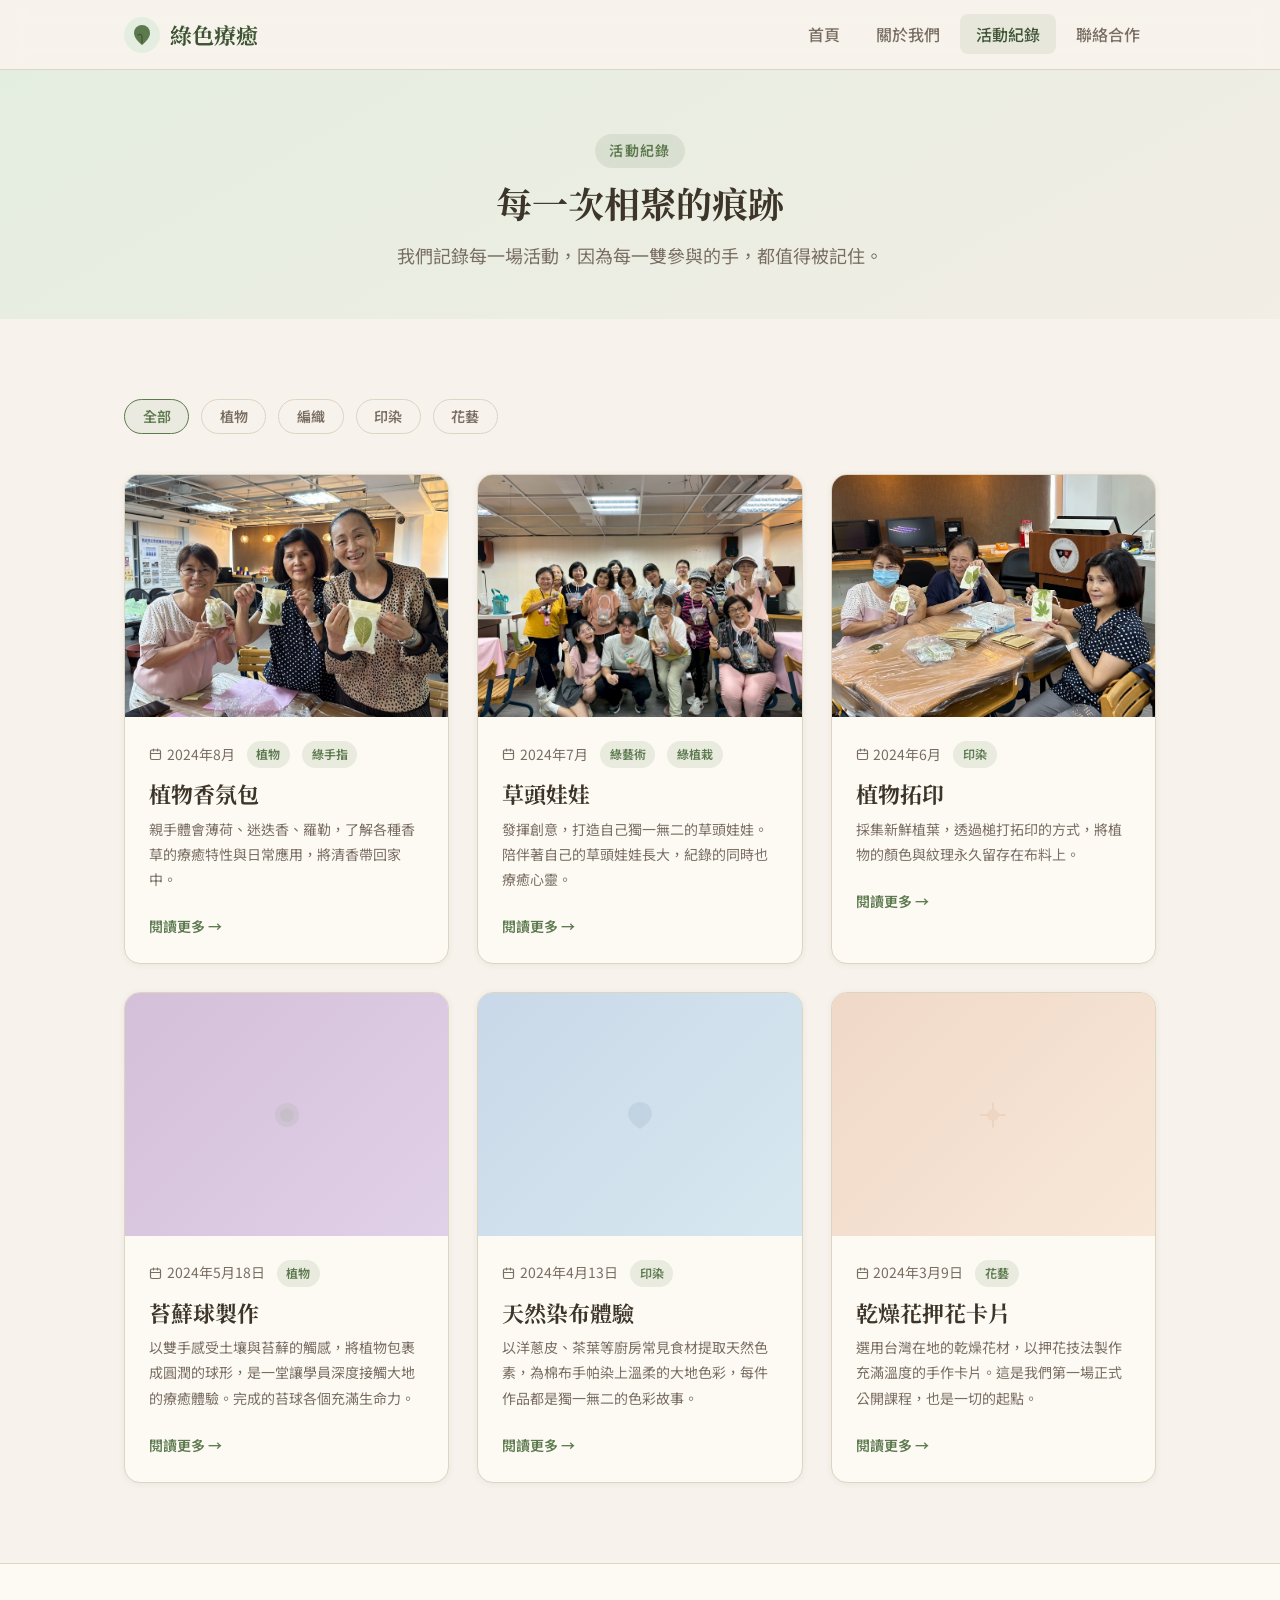
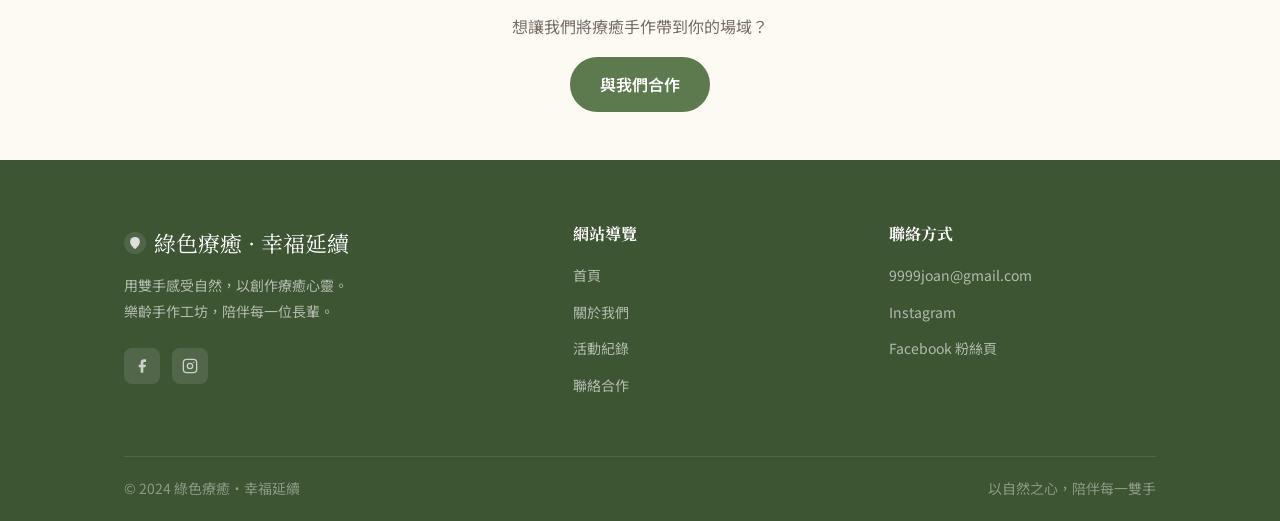
<file: activities.html>
<!DOCTYPE html>
<html lang="zh-Hant">
<head>
  <meta charset="UTF-8" />
  <meta name="viewport" content="width=device-width, initial-scale=1.0" />
  <title>活動紀錄 · 綠色療癒</title>
  <meta name="description" content="瀏覽綠色療癒歷次樂齡手作活動的精彩紀錄，包含乾燥花、植物染、苔球等課程。" />
  <link rel="preconnect" href="https://fonts.googleapis.com" />
  <link rel="preconnect" href="https://fonts.gstatic.com" crossorigin />
  <link href="https://fonts.googleapis.com/css2?family=Noto+Sans+TC:wght@400;500;600&family=Noto+Serif+TC:wght@400;700&display=swap" rel="stylesheet" />
  <link rel="stylesheet" href="css/style.css" />
</head>
<body>

  <!-- ====== NAVBAR ====== -->
  <header class="navbar">
    <div class="container">
      <nav class="navbar-inner">
        <a href="index.html" class="navbar-brand">
          <svg class="navbar-brand-icon" viewBox="0 0 36 36" fill="none">
            <circle cx="18" cy="18" r="18" fill="#E4EEE0"/>
            <path d="M18 28C18 28 10 22 10 16a8 8 0 0 1 8-8 8 8 0 0 1 8 8c0 6-8 12-8 12z" fill="#5C7A4E"/>
            <path d="M18 20v6M14 18c2-1 4-1 4 2" stroke="#3E5534" stroke-width="1.2" stroke-linecap="round"/>
          </svg>
          綠色療癒
        </a>
        <ul class="navbar-links">
          <li><a href="index.html">首頁</a></li>
          <li><a href="about.html">關於我們</a></li>
          <li><a href="activities.html">活動紀錄</a></li>
          <li><a href="contact.html">聯絡合作</a></li>
        </ul>
        <button class="hamburger" id="hamburger" aria-label="開啟選單" aria-expanded="false">
          <span></span><span></span><span></span>
        </button>
      </nav>
      <nav class="mobile-nav" id="mobileNav">
        <a href="index.html">首頁</a>
        <a href="about.html">關於我們</a>
        <a href="activities.html">活動紀錄</a>
        <a href="contact.html">聯絡合作</a>
      </nav>
    </div>
  </header>

  <main>

    <!-- ====== PAGE HERO ====== -->
    <section class="page-hero">
      <div class="container">
        <span class="section-label">活動紀錄</span>
        <h1>每一次相聚的痕跡</h1>
        <p>我們記錄每一場活動，因為每一雙參與的手，都值得被記住。</p>
      </div>
    </section>

    <!-- ====== ACTIVITIES ====== -->
    <section class="section">
      <div class="container">

        <!-- Filter -->
        <div class="activities-filter">
          <button class="filter-btn active">全部</button>
          <button class="filter-btn">植物</button>
          <button class="filter-btn">編織</button>
          <button class="filter-btn">印染</button>
          <button class="filter-btn">花藝</button>
        </div>

        <!-- Activity Grid -->
        <!--
          ===================================================
          新增活動說明：
          複製下方一個 <article class="card"> ... </article>
          區塊，貼在最前面（最新活動放最上面），
          修改日期、標籤、標題、描述即可。
          照片請放在 images/ 資料夾，取消 <img> 的註解。
          ===================================================
        -->
        <div class="grid-3">

          <article class="card">
            <div class="card-image">
              <img src="images/act1.jpg" alt="植物香氛包" />
            </div>
            <div class="card-body">
              <div class="card-meta">
                <span class="card-date">
                  <svg width="13" height="13" viewBox="0 0 13 13" fill="none"><rect x="1.5" y="2" width="10" height="9.5" rx="1.5" stroke="#7A6E63" stroke-width="1.2"/><path d="M4.5 1v2M8.5 1v2M1.5 5.5h10" stroke="#7A6E63" stroke-width="1.2" stroke-linecap="round"/></svg>
                  2024年8月
                </span>
                <span class="card-tag">植物</span>
                <span class="card-tag">綠手指</span>
              </div>
              <h3>植物香氛包</h3>
              <p>親手體會薄荷、迷迭香、羅勒，了解各種香草的療癒特性與日常應用，將清香帶回家中。</p>
              <a href="activities.html" class="card-link">閱讀更多 →</a>
            </div>
          </article>

          <article class="card">
            <div class="card-image">
              <img src="images/act2.jpg" alt="草頭娃娃DIY" />
            </div>
            <div class="card-body">
              <div class="card-meta">
                <span class="card-date">
                  <svg width="13" height="13" viewBox="0 0 13 13" fill="none"><rect x="1.5" y="2" width="10" height="9.5" rx="1.5" stroke="#7A6E63" stroke-width="1.2"/><path d="M4.5 1v2M8.5 1v2M1.5 5.5h10" stroke="#7A6E63" stroke-width="1.2" stroke-linecap="round"/></svg>
                  2024年7月
                </span>
                <span class="card-tag">綠藝術</span>
                <span class="card-tag">綠植栽</span>
              </div>
              <h3>草頭娃娃</h3>
              <p>發揮創意，打造自己獨一無二的草頭娃娃。陪伴著自己的草頭娃娃長大，紀錄的同時也療癒心靈。</p>
              <a href="activities.html" class="card-link">閱讀更多 →</a>
            </div>
          </article>

          <article class="card">
            <div class="card-image">
              <img src="images/act3.jpg" alt="植物拓印" />
            </div>
            <div class="card-body">
              <div class="card-meta">
                <span class="card-date">
                  <svg width="13" height="13" viewBox="0 0 13 13" fill="none"><rect x="1.5" y="2" width="10" height="9.5" rx="1.5" stroke="#7A6E63" stroke-width="1.2"/><path d="M4.5 1v2M8.5 1v2M1.5 5.5h10" stroke="#7A6E63" stroke-width="1.2" stroke-linecap="round"/></svg>
                  2024年6月
                </span>
                <span class="card-tag">印染</span>
              </div>
              <h3>植物拓印</h3>
              <p>採集新鮮植葉，透過槌打拓印的方式，將植物的顏色與紋理永久留存在布料上。</p>
              <a href="activities.html" class="card-link">閱讀更多 →</a>
            </div>
          </article>

          <article class="card">
            <div class="card-image" style="background: linear-gradient(135deg, #D4C0D8, #E0D0E8);">
              <!-- <img src="images/act-03.jpg" alt="苔蘚球製作" /> -->
              <div class="card-image-placeholder">
                <svg width="40" height="40" viewBox="0 0 40 40" fill="none">
                  <circle cx="20" cy="20" r="12" fill="#6B8F5E" opacity="0.25"/>
                  <circle cx="20" cy="20" r="7" fill="#6B8F5E" opacity="0.25"/>
                </svg>
              </div>
            </div>
            <div class="card-body">
              <div class="card-meta">
                <span class="card-date">
                  <svg width="13" height="13" viewBox="0 0 13 13" fill="none"><rect x="1.5" y="2" width="10" height="9.5" rx="1.5" stroke="#7A6E63" stroke-width="1.2"/><path d="M4.5 1v2M8.5 1v2M1.5 5.5h10" stroke="#7A6E63" stroke-width="1.2" stroke-linecap="round"/></svg>
                  2024年5月18日
                </span>
                <span class="card-tag">植物</span>
              </div>
              <h3>苔蘚球製作</h3>
              <p>以雙手感受土壤與苔蘚的觸感，將植物包裹成圓潤的球形，是一堂讓學員深度接觸大地的療癒體驗。完成的苔球各個充滿生命力。</p>
              <a href="#" class="card-link">閱讀更多 →</a>
            </div>
          </article>

          <article class="card">
            <div class="card-image" style="background: linear-gradient(135deg, #C8D8E8, #D8E8F0);">
              <!-- <img src="images/act-02.jpg" alt="天然染布體驗" /> -->
              <div class="card-image-placeholder">
                <svg width="40" height="40" viewBox="0 0 40 40" fill="none">
                  <path d="M20 34C20 34 8 27 8 19a12 12 0 0 1 12-12 12 12 0 0 1 12 12c0 8-12 15-12 15z" fill="#5C7A9E" opacity="0.3"/>
                </svg>
              </div>
            </div>
            <div class="card-body">
              <div class="card-meta">
                <span class="card-date">
                  <svg width="13" height="13" viewBox="0 0 13 13" fill="none"><rect x="1.5" y="2" width="10" height="9.5" rx="1.5" stroke="#7A6E63" stroke-width="1.2"/><path d="M4.5 1v2M8.5 1v2M1.5 5.5h10" stroke="#7A6E63" stroke-width="1.2" stroke-linecap="round"/></svg>
                  2024年4月13日
                </span>
                <span class="card-tag">印染</span>
              </div>
              <h3>天然染布體驗</h3>
              <p>以洋蔥皮、茶葉等廚房常見食材提取天然色素，為棉布手帕染上溫柔的大地色彩，每件作品都是獨一無二的色彩故事。</p>
              <a href="#" class="card-link">閱讀更多 →</a>
            </div>
          </article>

          <article class="card">
            <div class="card-image" style="background: linear-gradient(135deg, #F0D8C8, #F8E8D8);">
              <!-- <img src="images/act-01.jpg" alt="乾燥花押花卡片" /> -->
              <div class="card-image-placeholder">
                <svg width="40" height="40" viewBox="0 0 40 40" fill="none">
                  <circle cx="20" cy="20" r="6" fill="#C4956A" opacity="0.3"/>
                  <path d="M20 8v6M20 26v6M8 20h6M26 20h6" stroke="#C4956A" stroke-width="2" stroke-linecap="round" opacity="0.4"/>
                </svg>
              </div>
            </div>
            <div class="card-body">
              <div class="card-meta">
                <span class="card-date">
                  <svg width="13" height="13" viewBox="0 0 13 13" fill="none"><rect x="1.5" y="2" width="10" height="9.5" rx="1.5" stroke="#7A6E63" stroke-width="1.2"/><path d="M4.5 1v2M8.5 1v2M1.5 5.5h10" stroke="#7A6E63" stroke-width="1.2" stroke-linecap="round"/></svg>
                  2024年3月9日
                </span>
                <span class="card-tag">花藝</span>
              </div>
              <h3>乾燥花押花卡片</h3>
              <p>選用台灣在地的乾燥花材，以押花技法製作充滿溫度的手作卡片。這是我們第一場正式公開課程，也是一切的起點。</p>
              <a href="#" class="card-link">閱讀更多 →</a>
            </div>
          </article>

        </div>
      </div>
    </section>

    <!-- ====== CTA ====== -->
    <section class="section-sm" style="background-color:var(--clr-surface); text-align:center; border-top:1px solid var(--clr-border);">
      <div class="container">
        <p style="color:var(--clr-muted); margin-bottom:1rem;">想讓我們將療癒手作帶到你的場域？</p>
        <a href="contact.html" class="btn btn-primary">與我們合作</a>
      </div>
    </section>

  </main>

  <!-- ====== FOOTER ====== -->
   <footer>
    <div class="container">
      <div class="footer-main">
        <div>
          <div class="footer-brand-name">
            <svg width="22" height="22" viewBox="0 0 36 36" fill="none">
              <circle cx="18" cy="18" r="18" fill="rgba(255,255,255,0.1)"/>
              <path d="M18 28C18 28 10 22 10 16a8 8 0 0 1 8-8 8 8 0 0 1 8 8c0 6-8 12-8 12z" fill="rgba(255,255,255,0.8)"/>
            </svg>
            綠色療癒 · 幸福延續
          </div>
          <p class="footer-desc">用雙手感受自然，以創作療癒心靈。<br>樂齡手作工坊，陪伴每一位長輩。</p>
          <div class="footer-social">
            <!-- 請替換為實際社群連結 -->
            <a href="https://www.facebook.com/share/1EkGD4qoHv/" aria-label="Facebook">
              <svg width="16" height="16" viewBox="0 0 24 24" fill="currentColor"><path d="M18 2h-3a5 5 0 0 0-5 5v3H7v4h3v8h4v-8h3l1-4h-4V7a1 1 0 0 1 1-1h3z"/></svg>
            </a>
            <a href="https://www.instagram.com/ssworldofart?igsi=MXh5bmFrZmYxYjNwaQ==" aria-label="Instagram">
              <svg width="16" height="16" viewBox="0 0 24 24" fill="none" stroke="currentColor" stroke-width="2"><rect x="2" y="2" width="20" height="20" rx="5"/><circle cx="12" cy="12" r="4"/><circle cx="17.5" cy="6.5" r="1" fill="currentColor" stroke="none"/></svg>
            </a>
            <!-- <a href="#" aria-label="LINE">
              <svg width="16" height="16" viewBox="0 0 24 24" fill="currentColor"><path d="M19.365 9.863c.349 0 .63.285.63.631 0 .345-.281.63-.63.63H17.61v1.125h1.755c.349 0 .63.283.63.63 0 .344-.281.629-.63.629h-2.386c-.345 0-.627-.285-.627-.629V8.108c0-.345.282-.63.63-.63h2.386c.346 0 .627.285.627.63 0 .349-.281.63-.63.63H17.61v1.125h1.755zm-3.855 3.016c0 .27-.174.51-.432.596-.064.021-.133.031-.199.031-.211 0-.391-.09-.51-.25l-2.443-3.317v2.94c0 .344-.279.629-.631.629-.346 0-.626-.285-.626-.629V8.108c0-.27.173-.51.43-.595.06-.023.136-.033.194-.033.195 0 .375.104.495.254l2.462 3.33V8.108c0-.345.282-.63.63-.63.345 0 .63.285.63.63v4.771zm-5.741 0c0 .344-.282.629-.631.629-.345 0-.627-.285-.627-.629V8.108c0-.345.282-.63.627-.63.349 0 .631.285.631.63v4.771zm-2.466.629H4.917c-.345 0-.63-.285-.63-.629V8.108c0-.345.285-.63.63-.63.348 0 .63.285.63.63v4.141h1.756c.348 0 .629.283.629.63 0 .344-.281.629-.629.629M24 10.314C24 4.943 18.615.572 12 .572S0 4.943 0 10.314c0 4.811 4.27 8.842 10.035 9.608.391.082.923.258 1.058.59.12.301.079.766.038 1.08l-.164 1.02c-.045.301-.24 1.186 1.049.645 1.291-.539 6.916-4.078 9.436-6.975C23.176 14.393 24 12.458 24 10.314"/></svg>
            </a> -->
          </div>
        </div>

        <div class="footer-col">
          <h4>網站導覽</h4>
          <ul>
            <li><a href="index.html">首頁</a></li>
            <li><a href="about.html">關於我們</a></li>
            <li><a href="activities.html">活動紀錄</a></li>
            <li><a href="contact.html">聯絡合作</a></li>
          </ul>
        </div>

        <div class="footer-col">
          <h4>聯絡方式</h4>
          <ul>
            <li><a href="mailto:9999joan@gmail.com">9999joan@gmail.com</a></li>
            <li><a href="https://www.instagram.com/ssworldofart?igsi=MXh5bmFrZmYxYjNwaQ==">Instagram</a></li>
            <li><a href="https://www.facebook.com/share/1EkGD4qoHv/">Facebook 粉絲頁</a></li>
          </ul>
        </div>
      </div>

      <div class="footer-bottom">
        <span>© 2024 綠色療癒・幸福延續</span>
        <span>以自然之心，陪伴每一雙手</span>
      </div>
    </div>
  </footer>

  <script src="js/main.js"></script>
  <script>
    // 篩選按鈕互動（前端簡易版）
    document.querySelectorAll('.filter-btn').forEach(btn => {
      btn.addEventListener('click', () => {
        document.querySelectorAll('.filter-btn').forEach(b => b.classList.remove('active'));
        btn.classList.add('active');
      });
    });
  </script>
</body>
</html>
</file>
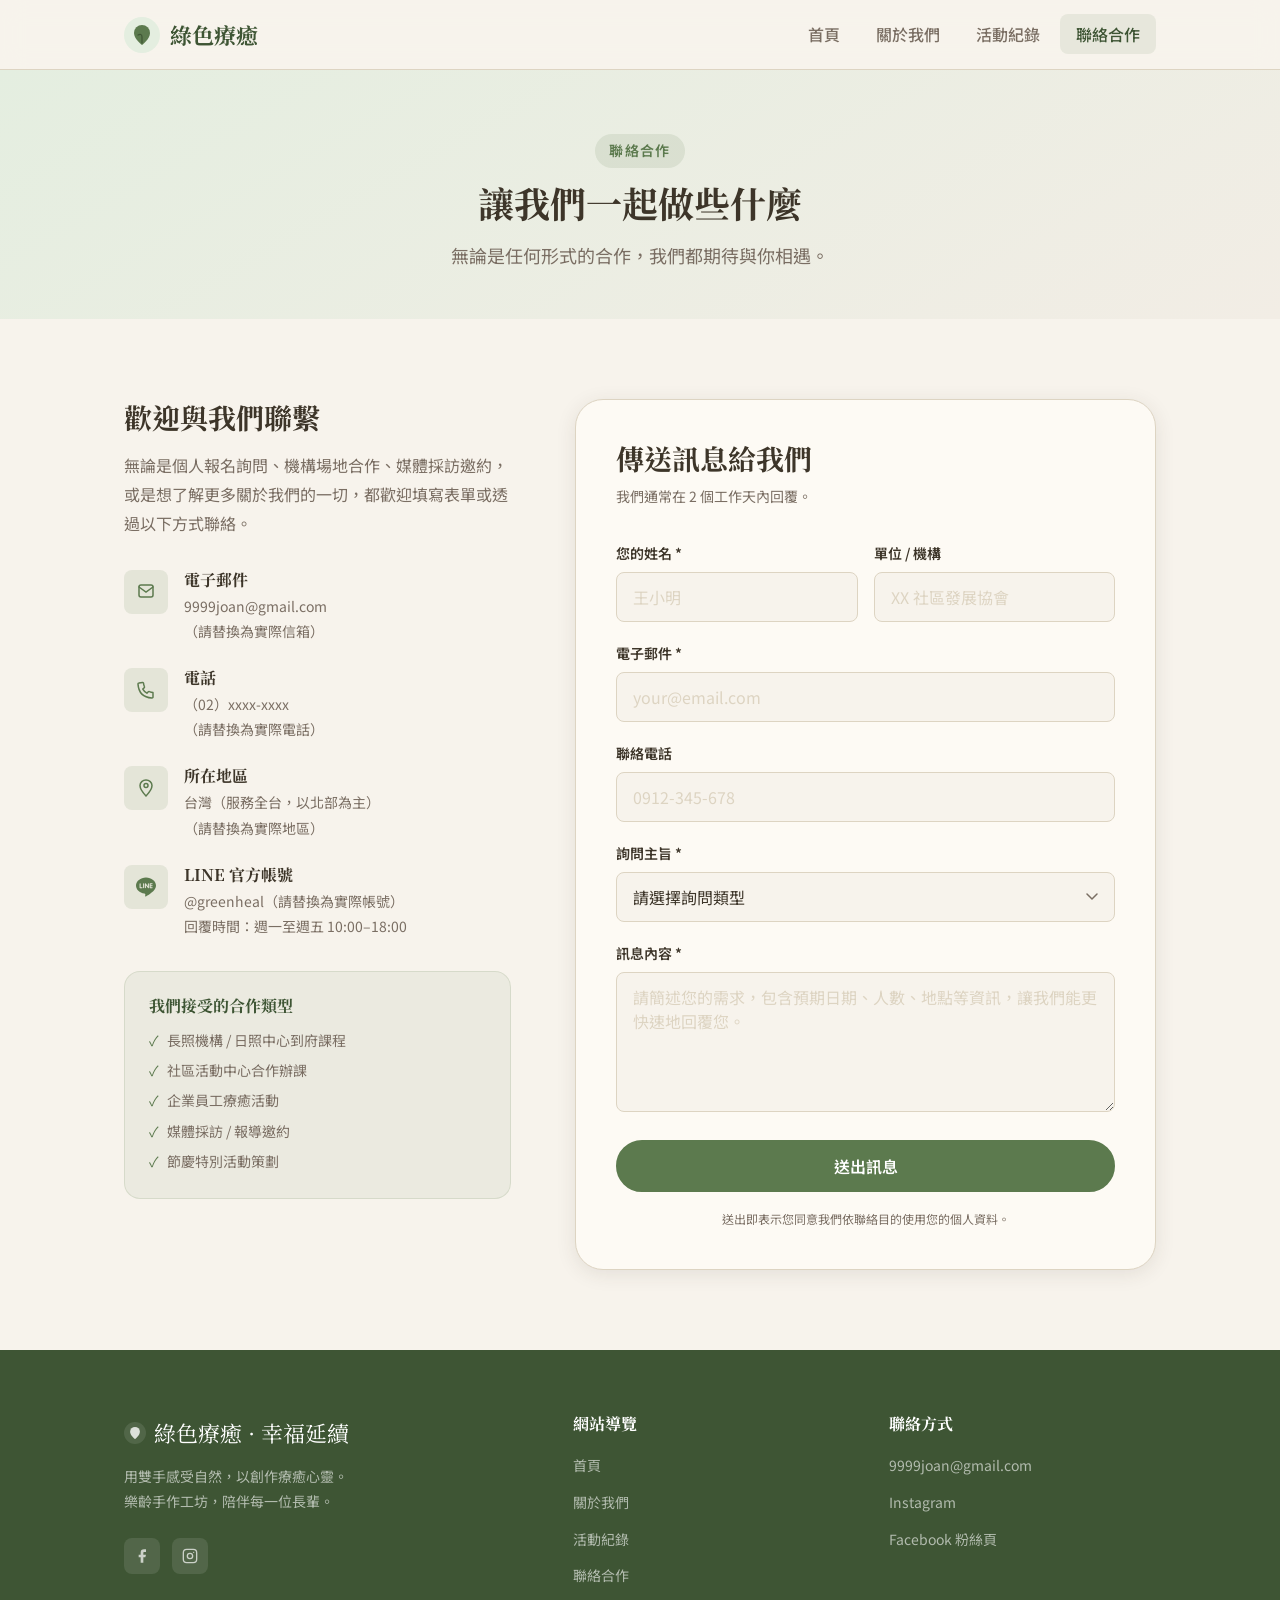
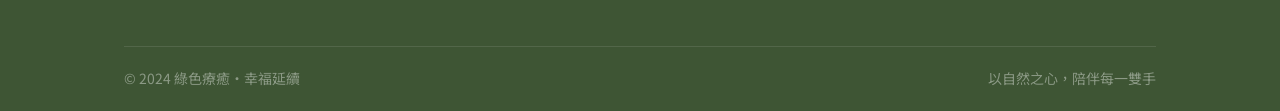
<file: contact.html>
<!DOCTYPE html>
<html lang="zh-Hant">
<head>
  <meta charset="UTF-8" />
  <meta name="viewport" content="width=device-width, initial-scale=1.0" />
  <title>聯絡合作 · 綠色療癒</title>
  <meta name="description" content="與綠色療癒聯絡，無論是課程詢問、場地合作、媒體採訪，我們都歡迎你。" />
  <link rel="preconnect" href="https://fonts.googleapis.com" />
  <link rel="preconnect" href="https://fonts.gstatic.com" crossorigin />
  <link href="https://fonts.googleapis.com/css2?family=Noto+Sans+TC:wght@400;500;600&family=Noto+Serif+TC:wght@400;700&display=swap" rel="stylesheet" />
  <link rel="stylesheet" href="css/style.css" />
</head>
<body>

  <!-- ====== NAVBAR ====== -->
  <header class="navbar">
    <div class="container">
      <nav class="navbar-inner">
        <a href="index.html" class="navbar-brand">
          <svg class="navbar-brand-icon" viewBox="0 0 36 36" fill="none">
            <circle cx="18" cy="18" r="18" fill="#E4EEE0"/>
            <path d="M18 28C18 28 10 22 10 16a8 8 0 0 1 8-8 8 8 0 0 1 8 8c0 6-8 12-8 12z" fill="#5C7A4E"/>
            <path d="M18 20v6M14 18c2-1 4-1 4 2" stroke="#3E5534" stroke-width="1.2" stroke-linecap="round"/>
          </svg>
          綠色療癒
        </a>
        <ul class="navbar-links">
          <li><a href="index.html">首頁</a></li>
          <li><a href="about.html">關於我們</a></li>
          <li><a href="activities.html">活動紀錄</a></li>
          <li><a href="contact.html">聯絡合作</a></li>
        </ul>
        <button class="hamburger" id="hamburger" aria-label="開啟選單" aria-expanded="false">
          <span></span><span></span><span></span>
        </button>
      </nav>
      <nav class="mobile-nav" id="mobileNav">
        <a href="index.html">首頁</a>
        <a href="about.html">關於我們</a>
        <a href="activities.html">活動紀錄</a>
        <a href="contact.html">聯絡合作</a>
      </nav>
    </div>
  </header>

  <main>

    <!-- ====== PAGE HERO ====== -->
    <section class="page-hero">
      <div class="container">
        <span class="section-label">聯絡合作</span>
        <h1>讓我們一起做些什麼</h1>
        <p>無論是任何形式的合作，我們都期待與你相遇。</p>
      </div>
    </section>

    <!-- ====== CONTACT ====== -->
    <section class="section">
      <div class="container">
        <div class="contact-layout">

          <!-- Left: Info -->
          <div class="contact-info">
            <h3>歡迎與我們聯繫</h3>
            <p>無論是個人報名詢問、機構場地合作、媒體採訪邀約，或是想了解更多關於我們的一切，都歡迎填寫表單或透過以下方式聯絡。</p>

            <div class="contact-item">
              <div class="contact-item-icon">
                <svg width="20" height="20" viewBox="0 0 20 20" fill="none">
                  <path d="M3 5a2 2 0 0 1 2-2h10a2 2 0 0 1 2 2v8a2 2 0 0 1-2 2H5a2 2 0 0 1-2-2V5z" stroke="currentColor" stroke-width="1.5"/>
                  <path d="M3 5l7 5 7-5" stroke="currentColor" stroke-width="1.5" stroke-linecap="round"/>
                </svg>
              </div>
              <div class="contact-item-body">
                <h4>電子郵件</h4>
                <p>9999joan@gmail.com<br>（請替換為實際信箱）</p>
              </div>
            </div>

            <div class="contact-item">
              <div class="contact-item-icon">
                <svg width="20" height="20" viewBox="0 0 20 20" fill="none">
                  <path d="M17 12.5c-1.2-.1-2.4-.4-3.5-.9-.4-.2-.9-.1-1.2.2l-1.4 1.4a10.8 10.8 0 0 1-4.1-4.1l1.4-1.4c.3-.3.4-.8.2-1.2A10.6 10.6 0 0 1 7.5 3a1 1 0 0 0-1-.5L3 3a1 1 0 0 0-1 1.1C2.6 13 7 17.4 15.9 18a1 1 0 0 0 1.1-1v-3.5a1 1 0 0 0-.5-1c-.2 0-.3 0-.5 0z" stroke="currentColor" stroke-width="1.5" stroke-linejoin="round"/>
                </svg>
              </div>
              <div class="contact-item-body">
                <h4>電話</h4>
                <p>（02）xxxx-xxxx<br>（請替換為實際電話）</p>
              </div>
            </div>

            <div class="contact-item">
              <div class="contact-item-icon">
                <svg width="20" height="20" viewBox="0 0 20 20" fill="none">
                  <path d="M10 2C6.7 2 4 4.5 4 7.6c0 4.2 6 10.4 6 10.4S16 11.8 16 7.6C16 4.5 13.3 2 10 2z" stroke="currentColor" stroke-width="1.5"/>
                  <circle cx="10" cy="7.5" r="2" stroke="currentColor" stroke-width="1.5"/>
                </svg>
              </div>
              <div class="contact-item-body">
                <h4>所在地區</h4>
                <p>台灣（服務全台，以北部為主）<br>（請替換為實際地區）</p>
              </div>
            </div>

            <div class="contact-item">
              <div class="contact-item-icon">
                <svg width="20" height="20" viewBox="0 0 24 24" fill="currentColor">
                  <path d="M19.365 9.863c.349 0 .63.285.63.631 0 .345-.281.63-.63.63H17.61v1.125h1.755c.349 0 .63.283.63.63 0 .344-.281.629-.63.629h-2.386c-.345 0-.627-.285-.627-.629V8.108c0-.345.282-.63.63-.63h2.386c.346 0 .627.285.627.63 0 .349-.281.63-.63.63H17.61v1.125h1.755zm-3.855 3.016c0 .27-.174.51-.432.596-.064.021-.133.031-.199.031-.211 0-.391-.09-.51-.25l-2.443-3.317v2.94c0 .344-.279.629-.631.629-.346 0-.626-.285-.626-.629V8.108c0-.27.173-.51.43-.595.06-.023.136-.033.194-.033.195 0 .375.104.495.254l2.462 3.33V8.108c0-.345.282-.63.63-.63.345 0 .63.285.63.63v4.771zm-5.741 0c0 .344-.282.629-.631.629-.345 0-.627-.285-.627-.629V8.108c0-.345.282-.63.627-.63.349 0 .631.285.631.63v4.771zm-2.466.629H4.917c-.345 0-.63-.285-.63-.629V8.108c0-.345.285-.63.63-.63.348 0 .63.285.63.63v4.141h1.756c.348 0 .629.283.629.63 0 .344-.281.629-.629.629M24 10.314C24 4.943 18.615.572 12 .572S0 4.943 0 10.314c0 4.811 4.27 8.842 10.035 9.608.391.082.923.258 1.058.59.12.301.079.766.038 1.08l-.164 1.02c-.045.301-.24 1.186 1.049.645 1.291-.539 6.916-4.078 9.436-6.975C23.176 14.393 24 12.458 24 10.314"/>
                </svg>
              </div>
              <div class="contact-item-body">
                <h4>LINE 官方帳號</h4>
                <p>@greenheal（請替換為實際帳號）<br>回覆時間：週一至週五 10:00–18:00</p>
              </div>
            </div>

            <!-- Cooperation types -->
            <div style="margin-top:2rem; padding:1.5rem; background:rgba(92,122,78,0.07); border-radius:var(--radius); border:1px solid rgba(92,122,78,0.15);">
              <h4 style="font-size:var(--fs-base); margin-bottom:0.75rem; color:var(--clr-primary-dk);">我們接受的合作類型</h4>
              <ul style="list-style:none; display:flex; flex-direction:column; gap:0.4rem;">
                <li style="font-size:var(--fs-sm); color:var(--clr-muted); display:flex; align-items:center; gap:0.5rem;">
                  <span style="color:var(--clr-primary);">✓</span> 長照機構 / 日照中心到府課程
                </li>
                <li style="font-size:var(--fs-sm); color:var(--clr-muted); display:flex; align-items:center; gap:0.5rem;">
                  <span style="color:var(--clr-primary);">✓</span> 社區活動中心合作辦課
                </li>
                <li style="font-size:var(--fs-sm); color:var(--clr-muted); display:flex; align-items:center; gap:0.5rem;">
                  <span style="color:var(--clr-primary);">✓</span> 企業員工療癒活動
                </li>
                <li style="font-size:var(--fs-sm); color:var(--clr-muted); display:flex; align-items:center; gap:0.5rem;">
                  <span style="color:var(--clr-primary);">✓</span> 媒體採訪 / 報導邀約
                </li>
                <li style="font-size:var(--fs-sm); color:var(--clr-muted); display:flex; align-items:center; gap:0.5rem;">
                  <span style="color:var(--clr-primary);">✓</span> 節慶特別活動策劃
                </li>
              </ul>
            </div>
          </div>

          <!-- Right: Form -->
          <!--
            表單送出說明：
            這是靜態 HTML 表單，需要串接表單服務才能實際收信。
            推薦使用 Formspree（免費）：
            1. 前往 formspree.io 註冊並取得表單 ID
            2. 將下方 action 改為 https://formspree.io/f/你的ID
            3. 即可開始接收信件，無需後端
          -->
          <div class="form-card">
            <h3 style="font-size:var(--fs-2xl); margin-bottom:0.5rem;">傳送訊息給我們</h3>
            <p style="font-size:var(--fs-sm); margin-bottom:2rem;">我們通常在 2 個工作天內回覆。</p>

            <form action="#" method="POST">
              <div class="form-row">
                <div class="form-group">
                  <label for="name">您的姓名 *</label>
                  <input type="text" id="name" name="name" class="form-control" placeholder="王小明" required />
                </div>
                <div class="form-group">
                  <label for="org">單位 / 機構</label>
                  <input type="text" id="org" name="org" class="form-control" placeholder="XX 社區發展協會" />
                </div>
              </div>

              <div class="form-group">
                <label for="email">電子郵件 *</label>
                <input type="email" id="email" name="email" class="form-control" placeholder="your@email.com" required />
              </div>

              <div class="form-group">
                <label for="phone">聯絡電話</label>
                <input type="tel" id="phone" name="phone" class="form-control" placeholder="0912-345-678" />
              </div>

              <div class="form-group">
                <label for="subject">詢問主旨 *</label>
                <select id="subject" name="subject" class="form-control" required>
                  <option value="" disabled selected>請選擇詢問類型</option>
                  <option value="course">課程報名詢問</option>
                  <option value="institution">機構 / 長照合作</option>
                  <option value="community">社區活動合作</option>
                  <option value="corporate">企業活動合作</option>
                  <option value="media">媒體採訪邀約</option>
                  <option value="other">其他</option>
                </select>
              </div>

              <div class="form-group">
                <label for="message">訊息內容 *</label>
                <textarea id="message" name="message" class="form-control" placeholder="請簡述您的需求，包含預期日期、人數、地點等資訊，讓我們能更快速地回覆您。" required></textarea>
              </div>

              <button type="submit" class="btn btn-primary" style="width:100%; justify-content:center;">
                送出訊息
              </button>

              <p style="font-size:var(--fs-xs); color:var(--clr-muted); text-align:center; margin-top:1rem;">
                送出即表示您同意我們依聯絡目的使用您的個人資料。
              </p>
            </form>
          </div>

        </div>
      </div>
    </section>

  </main>

  <!-- ====== FOOTER ====== -->
  <footer>
    <div class="container">
      <div class="footer-main">
        <div>
          <div class="footer-brand-name">
            <svg width="22" height="22" viewBox="0 0 36 36" fill="none">
              <circle cx="18" cy="18" r="18" fill="rgba(255,255,255,0.1)"/>
              <path d="M18 28C18 28 10 22 10 16a8 8 0 0 1 8-8 8 8 0 0 1 8 8c0 6-8 12-8 12z" fill="rgba(255,255,255,0.8)"/>
            </svg>
            綠色療癒 · 幸福延續
          </div>
          <p class="footer-desc">用雙手感受自然，以創作療癒心靈。<br>樂齡手作工坊，陪伴每一位長輩。</p>
          <div class="footer-social">
            <!-- 請替換為實際社群連結 -->
            <a href="https://www.facebook.com/share/1EkGD4qoHv/" aria-label="Facebook">
              <svg width="16" height="16" viewBox="0 0 24 24" fill="currentColor"><path d="M18 2h-3a5 5 0 0 0-5 5v3H7v4h3v8h4v-8h3l1-4h-4V7a1 1 0 0 1 1-1h3z"/></svg>
            </a>
            <a href="https://www.instagram.com/ssworldofart?igsi=MXh5bmFrZmYxYjNwaQ==" aria-label="Instagram">
              <svg width="16" height="16" viewBox="0 0 24 24" fill="none" stroke="currentColor" stroke-width="2"><rect x="2" y="2" width="20" height="20" rx="5"/><circle cx="12" cy="12" r="4"/><circle cx="17.5" cy="6.5" r="1" fill="currentColor" stroke="none"/></svg>
            </a>
            <!-- <a href="#" aria-label="LINE">
              <svg width="16" height="16" viewBox="0 0 24 24" fill="currentColor"><path d="M19.365 9.863c.349 0 .63.285.63.631 0 .345-.281.63-.63.63H17.61v1.125h1.755c.349 0 .63.283.63.63 0 .344-.281.629-.63.629h-2.386c-.345 0-.627-.285-.627-.629V8.108c0-.345.282-.63.63-.63h2.386c.346 0 .627.285.627.63 0 .349-.281.63-.63.63H17.61v1.125h1.755zm-3.855 3.016c0 .27-.174.51-.432.596-.064.021-.133.031-.199.031-.211 0-.391-.09-.51-.25l-2.443-3.317v2.94c0 .344-.279.629-.631.629-.346 0-.626-.285-.626-.629V8.108c0-.27.173-.51.43-.595.06-.023.136-.033.194-.033.195 0 .375.104.495.254l2.462 3.33V8.108c0-.345.282-.63.63-.63.345 0 .63.285.63.63v4.771zm-5.741 0c0 .344-.282.629-.631.629-.345 0-.627-.285-.627-.629V8.108c0-.345.282-.63.627-.63.349 0 .631.285.631.63v4.771zm-2.466.629H4.917c-.345 0-.63-.285-.63-.629V8.108c0-.345.285-.63.63-.63.348 0 .63.285.63.63v4.141h1.756c.348 0 .629.283.629.63 0 .344-.281.629-.629.629M24 10.314C24 4.943 18.615.572 12 .572S0 4.943 0 10.314c0 4.811 4.27 8.842 10.035 9.608.391.082.923.258 1.058.59.12.301.079.766.038 1.08l-.164 1.02c-.045.301-.24 1.186 1.049.645 1.291-.539 6.916-4.078 9.436-6.975C23.176 14.393 24 12.458 24 10.314"/></svg>
            </a> -->
          </div>
        </div>

        <div class="footer-col">
          <h4>網站導覽</h4>
          <ul>
            <li><a href="index.html">首頁</a></li>
            <li><a href="about.html">關於我們</a></li>
            <li><a href="activities.html">活動紀錄</a></li>
            <li><a href="contact.html">聯絡合作</a></li>
          </ul>
        </div>

        <div class="footer-col">
          <h4>聯絡方式</h4>
          <ul>
            <li><a href="mailto:9999joan@gmail.com">9999joan@gmail.com</a></li>
            <li><a href="https://www.instagram.com/ssworldofart?igsi=MXh5bmFrZmYxYjNwaQ==">Instagram</a></li>
            <li><a href="https://www.facebook.com/share/1EkGD4qoHv/">Facebook 粉絲頁</a></li>
          </ul>
        </div>
      </div>

      <div class="footer-bottom">
        <span>© 2024 綠色療癒・幸福延續</span>
        <span>以自然之心，陪伴每一雙手</span>
      </div>
    </div>
  </footer>

  <script src="js/main.js"></script>
</body>
</html>
</file>
<file: css/style.css>
/* ============================================
   綠色療育 · 樂齡手作工坊
   主樣式表
   ============================================ */

/* --- CSS Variables --- */
:root {
  --clr-bg:         #F7F3EC;
  --clr-surface:    #FDFAF4;
  --clr-primary:    #5C7A4E;
  --clr-primary-dk: #3E5534;
  --clr-primary-lt: #A8C49A;
  --clr-accent:     #C4956A;
  --clr-accent-lt:  #F0E0CC;
  --clr-text:       #3D3529;
  --clr-muted:      #7A6E63;
  --clr-border:     #DDD4C2;
  --clr-white:      #FFFFFF;

  --ff-heading: 'Noto Serif TC', 'Georgia', serif;
  --ff-body:    'Noto Sans TC', 'Arial', sans-serif;

  --fs-xs:   0.75rem;
  --fs-sm:   0.875rem;
  --fs-base: 1rem;
  --fs-lg:   1.125rem;
  --fs-xl:   1.375rem;
  --fs-2xl:  1.75rem;
  --fs-3xl:  2.25rem;
  --fs-4xl:  3rem;

  --radius-sm: 8px;
  --radius:    16px;
  --radius-lg: 28px;

  --shadow-sm: 0 1px 6px rgba(61,53,41,0.07);
  --shadow:    0 4px 20px rgba(61,53,41,0.10);
  --shadow-lg: 0 8px 40px rgba(61,53,41,0.13);

  --transition: 0.25s ease;
  --max-width: 1080px;
}

/* --- Reset & Base --- */
*, *::before, *::after {
  box-sizing: border-box;
  margin: 0;
  padding: 0;
}

html {
  scroll-behavior: smooth;
  font-size: 16px;
}

body {
  font-family: var(--ff-body);
  background-color: var(--clr-bg);
  color: var(--clr-text);
  line-height: 1.7;
  min-height: 100vh;
  display: flex;
  flex-direction: column;
}

img {
  display: block;
  max-width: 100%;
  height: auto;
}

a {
  color: inherit;
  text-decoration: none;
}

ul {
  list-style: none;
}

/* --- Typography --- */
h1, h2, h3, h4 {
  font-family: var(--ff-heading);
  font-weight: 700;
  line-height: 1.3;
  color: var(--clr-text);
}

h1 { font-size: var(--fs-4xl); }
h2 { font-size: var(--fs-3xl); }
h3 { font-size: var(--fs-2xl); }
h4 { font-size: var(--fs-xl); }

p {
  color: var(--clr-muted);
  line-height: 1.8;
}

/* --- Layout --- */
.container {
  width: 100%;
  max-width: var(--max-width);
  margin: 0 auto;
  padding: 0 1.5rem;
}

.section {
  padding: 5rem 0;
}

.section-sm {
  padding: 3rem 0;
}

/* --- Buttons --- */
.btn {
  display: inline-block;
  padding: 0.75rem 1.75rem;
  border-radius: 50px;
  font-family: var(--ff-body);
  font-size: var(--fs-base);
  font-weight: 600;
  cursor: pointer;
  transition: var(--transition);
  border: 2px solid transparent;
}

.btn-primary {
  background-color: var(--clr-primary);
  color: var(--clr-white);
  border-color: var(--clr-primary);
}

.btn-primary:hover {
  background-color: var(--clr-primary-dk);
  border-color: var(--clr-primary-dk);
  transform: translateY(-2px);
  box-shadow: var(--shadow);
}

.btn-outline {
  background-color: transparent;
  color: var(--clr-primary);
  border-color: var(--clr-primary);
}

.btn-outline:hover {
  background-color: var(--clr-primary);
  color: var(--clr-white);
  transform: translateY(-2px);
}

/* --- Section Labels --- */
.section-label {
  display: inline-block;
  font-size: var(--fs-sm);
  font-weight: 600;
  color: var(--clr-primary);
  letter-spacing: 0.1em;
  text-transform: uppercase;
  margin-bottom: 0.75rem;
  padding: 0.3rem 0.9rem;
  background-color: rgba(92,122,78,0.12);
  border-radius: 50px;
}

.section-title {
  font-size: var(--fs-3xl);
  color: var(--clr-text);
  margin-bottom: 1rem;
}

.section-desc {
  font-size: var(--fs-lg);
  color: var(--clr-muted);
  max-width: 560px;
  margin-bottom: 2.5rem;
}

.text-center { text-align: center; }
.text-center .section-desc { margin-left: auto; margin-right: auto; }

/* ============================================
   NAVIGATION
   ============================================ */
.navbar {
  position: sticky;
  top: 0;
  z-index: 100;
  background-color: rgba(247,243,236,0.92);
  backdrop-filter: blur(12px);
  -webkit-backdrop-filter: blur(12px);
  border-bottom: 1px solid var(--clr-border);
  padding: 1rem 0;
}

.navbar-inner {
  display: flex;
  align-items: center;
  justify-content: space-between;
}

.navbar-brand {
  display: flex;
  align-items: center;
  gap: 0.6rem;
  font-family: var(--ff-heading);
  font-size: var(--fs-xl);
  font-weight: 700;
  color: var(--clr-primary-dk);
  transition: var(--transition);
}

.navbar-brand:hover {
  color: var(--clr-primary);
}

.navbar-brand-icon {
  width: 36px;
  height: 36px;
}

.navbar-links {
  display: flex;
  gap: 0.25rem;
  align-items: center;
}

.navbar-links a {
  font-size: var(--fs-base);
  color: var(--clr-muted);
  padding: 0.5rem 1rem;
  border-radius: var(--radius-sm);
  transition: var(--transition);
  font-weight: 500;
}

.navbar-links a:hover,
.navbar-links a.active {
  color: var(--clr-primary-dk);
  background-color: rgba(92,122,78,0.1);
}

/* Hamburger */
.hamburger {
  display: none;
  flex-direction: column;
  gap: 5px;
  cursor: pointer;
  padding: 0.5rem;
  border: none;
  background: none;
}

.hamburger span {
  display: block;
  width: 24px;
  height: 2px;
  background-color: var(--clr-text);
  border-radius: 2px;
  transition: var(--transition);
}

/* Mobile nav */
.mobile-nav {
  display: none;
  flex-direction: column;
  padding: 1rem 0;
  border-top: 1px solid var(--clr-border);
  margin-top: 1rem;
}

.mobile-nav.open {
  display: flex;
}

.mobile-nav a {
  padding: 0.75rem 0;
  font-size: var(--fs-lg);
  color: var(--clr-muted);
  border-bottom: 1px solid var(--clr-border);
  transition: var(--transition);
}

.mobile-nav a:hover,
.mobile-nav a.active {
  color: var(--clr-primary);
}

/* ============================================
   HERO
   ============================================ */
.hero {
  background: linear-gradient(150deg, #E4EEE0 0%, #F2EDE5 45%, #EDE7DA 100%);
  padding: 6rem 0 5rem;
  position: relative;
  overflow: hidden;
}

.hero::before {
  content: '';
  position: absolute;
  top: -60px;
  right: -60px;
  width: 360px;
  height: 360px;
  background: radial-gradient(circle, rgba(92,122,78,0.12) 0%, transparent 70%);
  border-radius: 50%;
  pointer-events: none;
}

.hero::after {
  content: '';
  position: absolute;
  bottom: -80px;
  left: -40px;
  width: 280px;
  height: 280px;
  background: radial-gradient(circle, rgba(196,149,106,0.10) 0%, transparent 70%);
  border-radius: 50%;
  pointer-events: none;
}

.hero-inner {
  position: relative;
  z-index: 1;
  display: grid;
  grid-template-columns: 1fr 1fr;
  gap: 4rem;
  align-items: center;
}

.hero-eyebrow {
  display: inline-block;
  font-size: var(--fs-sm);
  font-weight: 600;
  color: var(--clr-primary);
  letter-spacing: 0.12em;
  margin-bottom: 1rem;
  padding: 0.35rem 1rem;
  background-color: rgba(92,122,78,0.12);
  border-radius: 50px;
}

.hero h1 {
  font-size: clamp(2rem, 5vw, 3rem);
  color: var(--clr-text);
  margin-bottom: 1.25rem;
  line-height: 1.25;
}

.hero h1 em {
  font-style: normal;
  color: var(--clr-primary);
}

.hero-desc {
  font-size: var(--fs-lg);
  color: var(--clr-muted);
  margin-bottom: 2rem;
  max-width: 460px;
}

.hero-actions {
  display: flex;
  gap: 1rem;
  flex-wrap: wrap;
}

/* Hero visual */
.hero-visual {
  display: flex;
  justify-content: center;
  align-items: center;
}

.hero-illustration {
  width: 100%;
  max-width: 400px;
  aspect-ratio: 1;
  background: linear-gradient(135deg, #D4E6C8 0%, #E8F0E0 50%, #C8DCBA 100%);
  border-radius: var(--radius-lg);
  display: flex;
  align-items: center;
  justify-content: center;
  box-shadow: var(--shadow-lg);
  overflow: hidden;
  position: relative;
}

.hero-illustration img {
  width: 100%;
  height: 100%;
  object-fit: cover;
}

.hero-illustration-placeholder {
  text-align: center;
  color: var(--clr-primary);
  opacity: 0.5;
}

.hero-illustration-placeholder svg {
  width: 80px;
  height: 80px;
  margin-bottom: 0.5rem;
}

.hero-illustration-placeholder p {
  font-size: var(--fs-sm);
  color: var(--clr-primary);
}

/* ============================================
   PAGE HERO (inner pages)
   ============================================ */
.page-hero {
  background: linear-gradient(150deg, #E4EEE0 0%, #F2EDE5 100%);
  padding: 4rem 0 3rem;
  text-align: center;
}

.page-hero h1 {
  font-size: var(--fs-3xl);
  margin-bottom: 0.75rem;
}

.page-hero p {
  font-size: var(--fs-lg);
  max-width: 500px;
  margin: 0 auto;
}

/* ============================================
   CARDS
   ============================================ */
.card {
  background-color: var(--clr-surface);
  border-radius: var(--radius);
  overflow: hidden;
  box-shadow: var(--shadow-sm);
  transition: var(--transition);
  border: 1px solid var(--clr-border);
}

.card:hover {
  transform: translateY(-4px);
  box-shadow: var(--shadow);
}

.card-image {
  width: 100%;
  aspect-ratio: 4/3;
  background: linear-gradient(135deg, #C8DCBA 0%, #D4E6C8 100%);
  overflow: hidden;
  position: relative;
}

.card-image img {
  width: 100%;
  height: 100%;
  object-fit: cover;
}

.card-image-placeholder {
  width: 100%;
  height: 100%;
  display: flex;
  align-items: center;
  justify-content: center;
  color: var(--clr-primary);
  opacity: 0.4;
}

.card-body {
  padding: 1.5rem;
}

.card-meta {
  display: flex;
  align-items: center;
  gap: 0.75rem;
  margin-bottom: 0.75rem;
  flex-wrap: wrap;
}

.card-date {
  font-size: var(--fs-sm);
  color: var(--clr-muted);
  display: flex;
  align-items: center;
  gap: 0.3rem;
}

.card-tag {
  font-size: var(--fs-xs);
  font-weight: 600;
  color: var(--clr-primary);
  background-color: rgba(92,122,78,0.12);
  padding: 0.2rem 0.6rem;
  border-radius: 50px;
}

.card h3 {
  font-size: var(--fs-xl);
  margin-bottom: 0.5rem;
  color: var(--clr-text);
}

.card p {
  font-size: var(--fs-sm);
  color: var(--clr-muted);
  margin-bottom: 1.25rem;
  display: -webkit-box;
  -webkit-line-clamp: 3;
  -webkit-box-orient: vertical;
  overflow: hidden;
}

.card-link {
  font-size: var(--fs-sm);
  font-weight: 600;
  color: var(--clr-primary);
  display: inline-flex;
  align-items: center;
  gap: 0.3rem;
  transition: var(--transition);
}

.card-link:hover {
  color: var(--clr-primary-dk);
  gap: 0.5rem;
}

/* --- Grid layouts --- */
.grid-3 {
  display: grid;
  grid-template-columns: repeat(3, 1fr);
  gap: 1.75rem;
}

.grid-2 {
  display: grid;
  grid-template-columns: repeat(2, 1fr);
  gap: 1.75rem;
}

/* ============================================
   HOME - INTRO SECTION
   ============================================ */
.intro-section {
  background-color: var(--clr-surface);
}

.intro-inner {
  display: grid;
  grid-template-columns: 1fr 1fr;
  gap: 5rem;
  align-items: center;
}

.intro-image {
  aspect-ratio: 4/3;
  background: linear-gradient(135deg, #D4E6C8 0%, #E8F0E0 100%);
  border-radius: var(--radius-lg);
  box-shadow: var(--shadow);
  overflow: hidden;
  display: flex;
  align-items: center;
  justify-content: center;
  color: var(--clr-primary);
}

.intro-image img {
  width: 100%;
  height: 100%;
  object-fit: cover;
}

.intro-content .section-desc {
  max-width: 100%;
}

.intro-stats {
  display: flex;
  gap: 2rem;
  margin-top: 2rem;
  padding-top: 2rem;
  border-top: 1px solid var(--clr-border);
}

.stat-item {
  text-align: center;
}

.stat-number {
  font-family: var(--ff-heading);
  font-size: var(--fs-3xl);
  font-weight: 700;
  color: var(--clr-primary);
  line-height: 1;
  margin-bottom: 0.25rem;
}

.stat-label {
  font-size: var(--fs-sm);
  color: var(--clr-muted);
}

/* ============================================
   HOME - VALUES
   ============================================ */
.values-section {
  background-color: var(--clr-bg);
}

.values-grid {
  display: grid;
  grid-template-columns: repeat(3, 1fr);
  gap: 1.5rem;
  margin-top: 3rem;
}

.value-card {
  background-color: var(--clr-surface);
  border-radius: var(--radius);
  padding: 2rem 1.75rem;
  border: 1px solid var(--clr-border);
  transition: var(--transition);
}

.value-card:hover {
  box-shadow: var(--shadow);
  transform: translateY(-3px);
}

.value-icon {
  width: 52px;
  height: 52px;
  background-color: rgba(92,122,78,0.12);
  border-radius: var(--radius);
  display: flex;
  align-items: center;
  justify-content: center;
  margin-bottom: 1.25rem;
  color: var(--clr-primary);
}

.value-card h4 {
  font-size: var(--fs-xl);
  margin-bottom: 0.5rem;
}

.value-card p {
  font-size: var(--fs-sm);
}

/* ============================================
   ABOUT PAGE
   ============================================ */
.about-story {
  display: grid;
  grid-template-columns: 1fr 1fr;
  gap: 5rem;
  align-items: center;
}

.about-image {
  aspect-ratio: 3/4;
  background: linear-gradient(160deg, #D4E6C8, #E8D8C0);
  border-radius: var(--radius-lg);
  box-shadow: var(--shadow-lg);
  overflow: hidden;
  display: flex;
  align-items: center;
  justify-content: center;
  color: var(--clr-primary);
}

.about-image img {
  width: 100%;
  height: 100%;
  object-fit: cover;
}

.team-grid {
  display: grid;
  grid-template-columns: repeat(3, 1fr);
  gap: 1.5rem;
  margin-top: 3rem;
}

.team-card {
  text-align: center;
  background-color: var(--clr-surface);
  border-radius: var(--radius);
  padding: 2rem 1.5rem;
  border: 1px solid var(--clr-border);
}

.team-avatar {
  width: 80px;
  height: 80px;
  border-radius: 50%;
  background: linear-gradient(135deg, #A8C49A, #C8DCBA);
  margin: 0 auto 1rem;
  display: flex;
  align-items: center;
  justify-content: center;
  font-size: 2rem;
  overflow: hidden;
}

.team-avatar img {
  width: 100%;
  height: 100%;
  object-fit: cover;
}

.team-card h4 {
  font-size: var(--fs-lg);
  margin-bottom: 0.25rem;
}

.team-card .role {
  font-size: var(--fs-sm);
  color: var(--clr-primary);
  font-weight: 600;
  margin-bottom: 0.5rem;
}

.team-card p {
  font-size: var(--fs-sm);
}

/* ============================================
   ACTIVITIES PAGE
   ============================================ */
.activities-filter {
  display: flex;
  gap: 0.75rem;
  flex-wrap: wrap;
  margin-bottom: 2.5rem;
}

.filter-btn {
  padding: 0.4rem 1.1rem;
  border-radius: 50px;
  font-size: var(--fs-sm);
  font-weight: 600;
  border: 1.5px solid var(--clr-border);
  background: transparent;
  color: var(--clr-muted);
  cursor: pointer;
  transition: var(--transition);
  font-family: var(--ff-body);
}

.filter-btn:hover,
.filter-btn.active {
  border-color: var(--clr-primary);
  color: var(--clr-primary);
  background-color: rgba(92,122,78,0.08);
}

/* ============================================
   CONTACT PAGE
   ============================================ */
.contact-layout {
  display: grid;
  grid-template-columns: 1fr 1.5fr;
  gap: 4rem;
  align-items: start;
}

.contact-info h3 {
  font-size: var(--fs-2xl);
  margin-bottom: 1rem;
}

.contact-info > p {
  margin-bottom: 2rem;
}

.contact-item {
  display: flex;
  gap: 1rem;
  align-items: flex-start;
  margin-bottom: 1.5rem;
}

.contact-item-icon {
  width: 44px;
  height: 44px;
  background-color: rgba(92,122,78,0.12);
  border-radius: var(--radius-sm);
  display: flex;
  align-items: center;
  justify-content: center;
  color: var(--clr-primary);
  flex-shrink: 0;
}

.contact-item-body h4 {
  font-size: var(--fs-base);
  margin-bottom: 0.2rem;
}

.contact-item-body p {
  font-size: var(--fs-sm);
}

/* Form */
.form-card {
  background-color: var(--clr-surface);
  border-radius: var(--radius-lg);
  padding: 2.5rem;
  border: 1px solid var(--clr-border);
  box-shadow: var(--shadow);
}

.form-group {
  margin-bottom: 1.25rem;
}

.form-group label {
  display: block;
  font-size: var(--fs-sm);
  font-weight: 600;
  color: var(--clr-text);
  margin-bottom: 0.4rem;
}

.form-control {
  width: 100%;
  padding: 0.75rem 1rem;
  border: 1.5px solid var(--clr-border);
  border-radius: var(--radius-sm);
  background-color: var(--clr-bg);
  color: var(--clr-text);
  font-size: var(--fs-base);
  font-family: var(--ff-body);
  transition: var(--transition);
  outline: none;
}

.form-control:focus {
  border-color: var(--clr-primary);
  background-color: var(--clr-white);
  box-shadow: 0 0 0 3px rgba(92,122,78,0.12);
}

.form-control::placeholder {
  color: var(--clr-border);
}

textarea.form-control {
  min-height: 140px;
  resize: vertical;
}

select.form-control {
  appearance: none;
  background-image: url("data:image/svg+xml,%3Csvg xmlns='http://www.w3.org/2000/svg' width='12' height='8' viewBox='0 0 12 8'%3E%3Cpath d='M1 1l5 5 5-5' stroke='%237A6E63' stroke-width='1.5' fill='none' stroke-linecap='round'/%3E%3C/svg%3E");
  background-repeat: no-repeat;
  background-position: right 1rem center;
  padding-right: 2.5rem;
}

.form-row {
  display: grid;
  grid-template-columns: 1fr 1fr;
  gap: 1rem;
}

/* ============================================
   FOOTER
   ============================================ */
footer {
  background-color: var(--clr-primary-dk);
  color: rgba(255,255,255,0.85);
  margin-top: auto;
}

.footer-main {
  padding: 4rem 0 3rem;
  display: grid;
  grid-template-columns: 1.5fr 1fr 1fr;
  gap: 3rem;
}

.footer-brand-name {
  font-family: var(--ff-heading);
  font-size: var(--fs-xl);
  color: var(--clr-white);
  margin-bottom: 0.75rem;
  display: flex;
  align-items: center;
  gap: 0.5rem;
}

.footer-desc {
  font-size: var(--fs-sm);
  color: rgba(255,255,255,0.6);
  line-height: 1.8;
  margin-bottom: 1.5rem;
}

.footer-social {
  display: flex;
  gap: 0.75rem;
}

.footer-social a {
  width: 36px;
  height: 36px;
  border-radius: var(--radius-sm);
  background-color: rgba(255,255,255,0.1);
  display: flex;
  align-items: center;
  justify-content: center;
  color: rgba(255,255,255,0.7);
  transition: var(--transition);
}

.footer-social a:hover {
  background-color: rgba(255,255,255,0.2);
  color: var(--clr-white);
}

.footer-col h4 {
  font-size: var(--fs-base);
  color: var(--clr-white);
  margin-bottom: 1rem;
}

.footer-col ul li {
  margin-bottom: 0.6rem;
}

.footer-col ul li a {
  font-size: var(--fs-sm);
  color: rgba(255,255,255,0.6);
  transition: var(--transition);
}

.footer-col ul li a:hover {
  color: var(--clr-white);
}

.footer-bottom {
  border-top: 1px solid rgba(255,255,255,0.1);
  padding: 1.25rem 0;
  display: flex;
  justify-content: space-between;
  align-items: center;
  font-size: var(--fs-sm);
  color: rgba(255,255,255,0.4);
}

/* ============================================
   DIVIDER
   ============================================ */
.divider {
  height: 1px;
  background-color: var(--clr-border);
  margin: 0;
}

/* ============================================
   SCROLL ANIMATIONS
   ============================================ */
.fade-in {
  opacity: 0;
  transform: translateY(20px);
  transition: opacity 0.5s ease, transform 0.5s ease;
}

.fade-in.visible {
  opacity: 1;
  transform: translateY(0);
}

/* ============================================
   RESPONSIVE
   ============================================ */
@media (max-width: 900px) {
  h1 { font-size: var(--fs-3xl); }
  h2 { font-size: var(--fs-2xl); }

  .hero-inner {
    grid-template-columns: 1fr;
    gap: 2.5rem;
  }

  .hero-visual {
    order: -1;
  }

  .hero-illustration {
    max-width: 280px;
  }

  .intro-inner,
  .about-story,
  .contact-layout {
    grid-template-columns: 1fr;
    gap: 2.5rem;
  }

  .grid-3 {
    grid-template-columns: repeat(2, 1fr);
  }

  .values-grid {
    grid-template-columns: repeat(2, 1fr);
  }

  .team-grid {
    grid-template-columns: repeat(2, 1fr);
  }

  .footer-main {
    grid-template-columns: 1fr 1fr;
    gap: 2rem;
  }

  .footer-main > *:first-child {
    grid-column: 1 / -1;
  }
}

@media (max-width: 600px) {
  :root {
    --fs-4xl: 2.25rem;
    --fs-3xl: 1.75rem;
  }

  .section { padding: 3.5rem 0; }

  .navbar-links { display: none; }
  .hamburger { display: flex; }

  .grid-3,
  .values-grid,
  .team-grid {
    grid-template-columns: 1fr;
  }

  .grid-2 {
    grid-template-columns: 1fr;
  }

  .hero-actions {
    flex-direction: column;
  }

  .intro-stats {
    gap: 1.25rem;
  }

  .form-row {
    grid-template-columns: 1fr;
  }

  .footer-main {
    grid-template-columns: 1fr;
    gap: 2rem;
  }

  .footer-bottom {
    flex-direction: column;
    gap: 0.5rem;
    text-align: center;
  }
}
</file>
